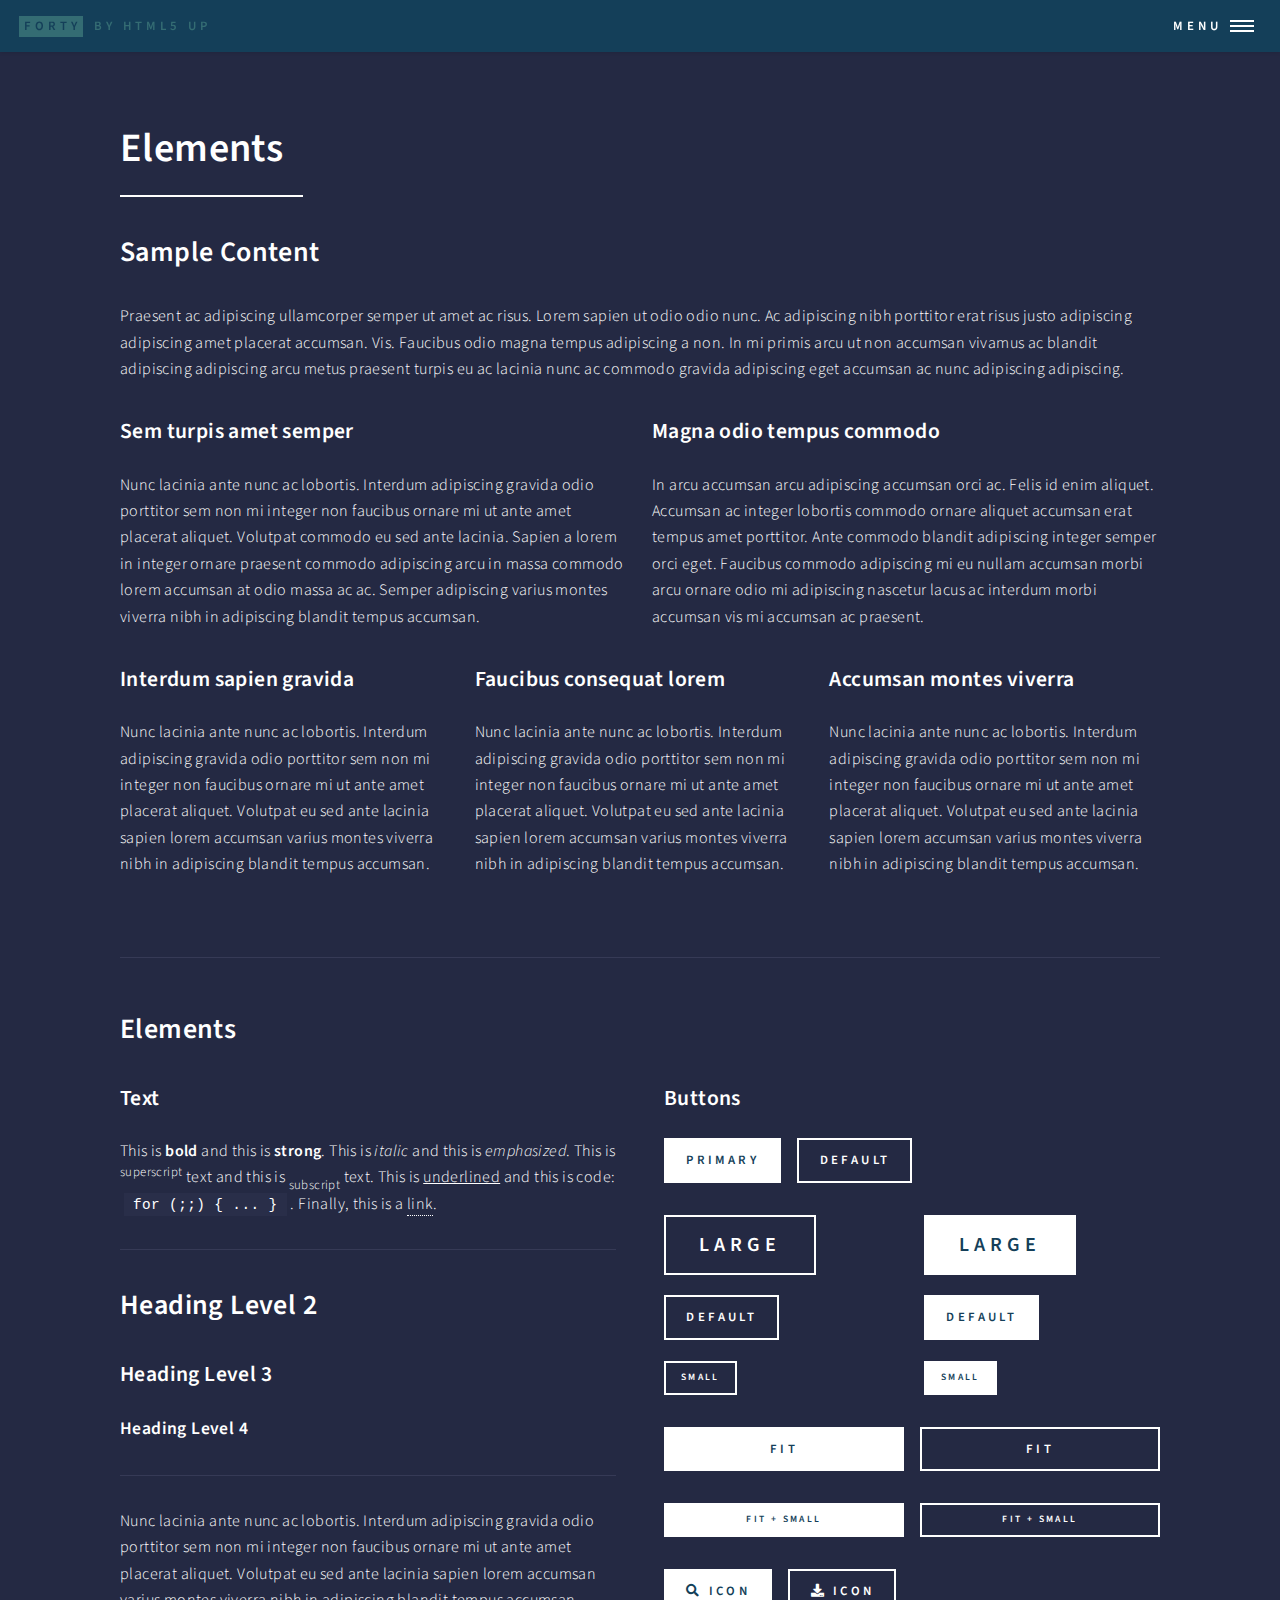
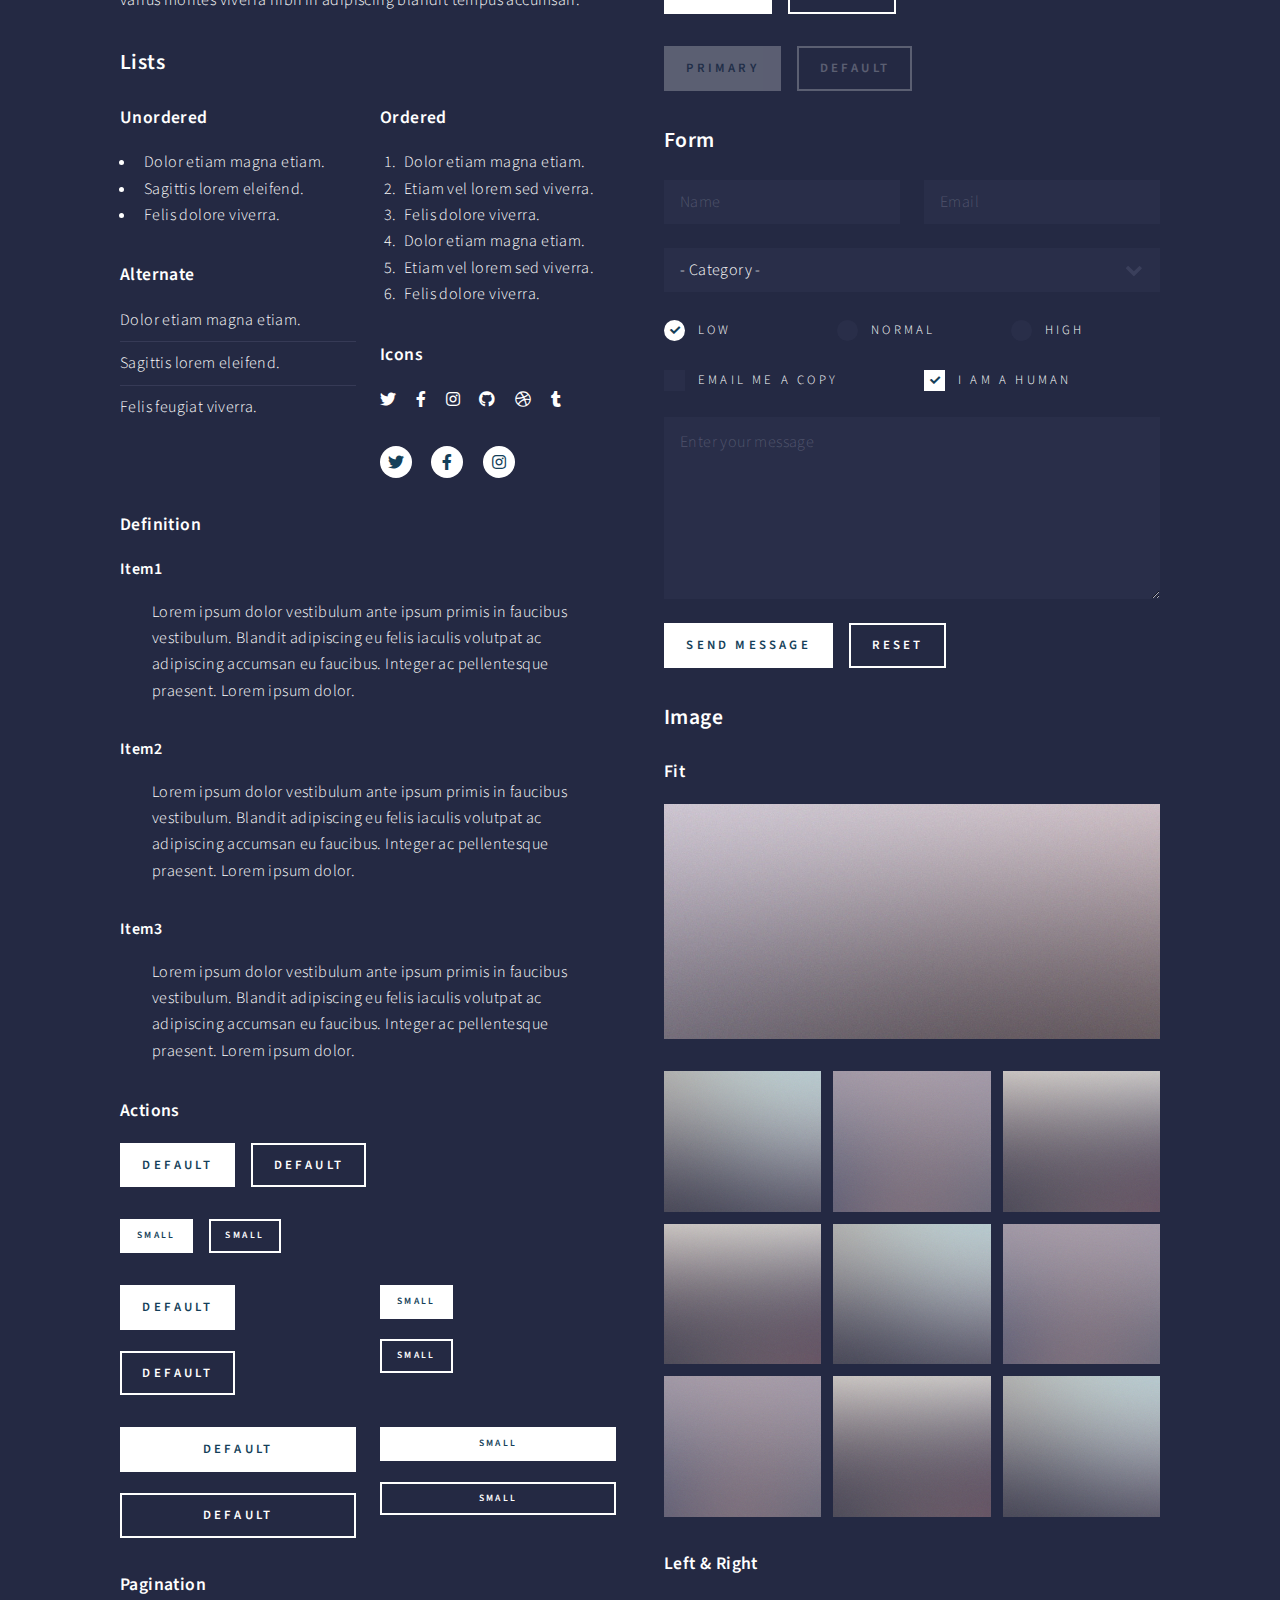
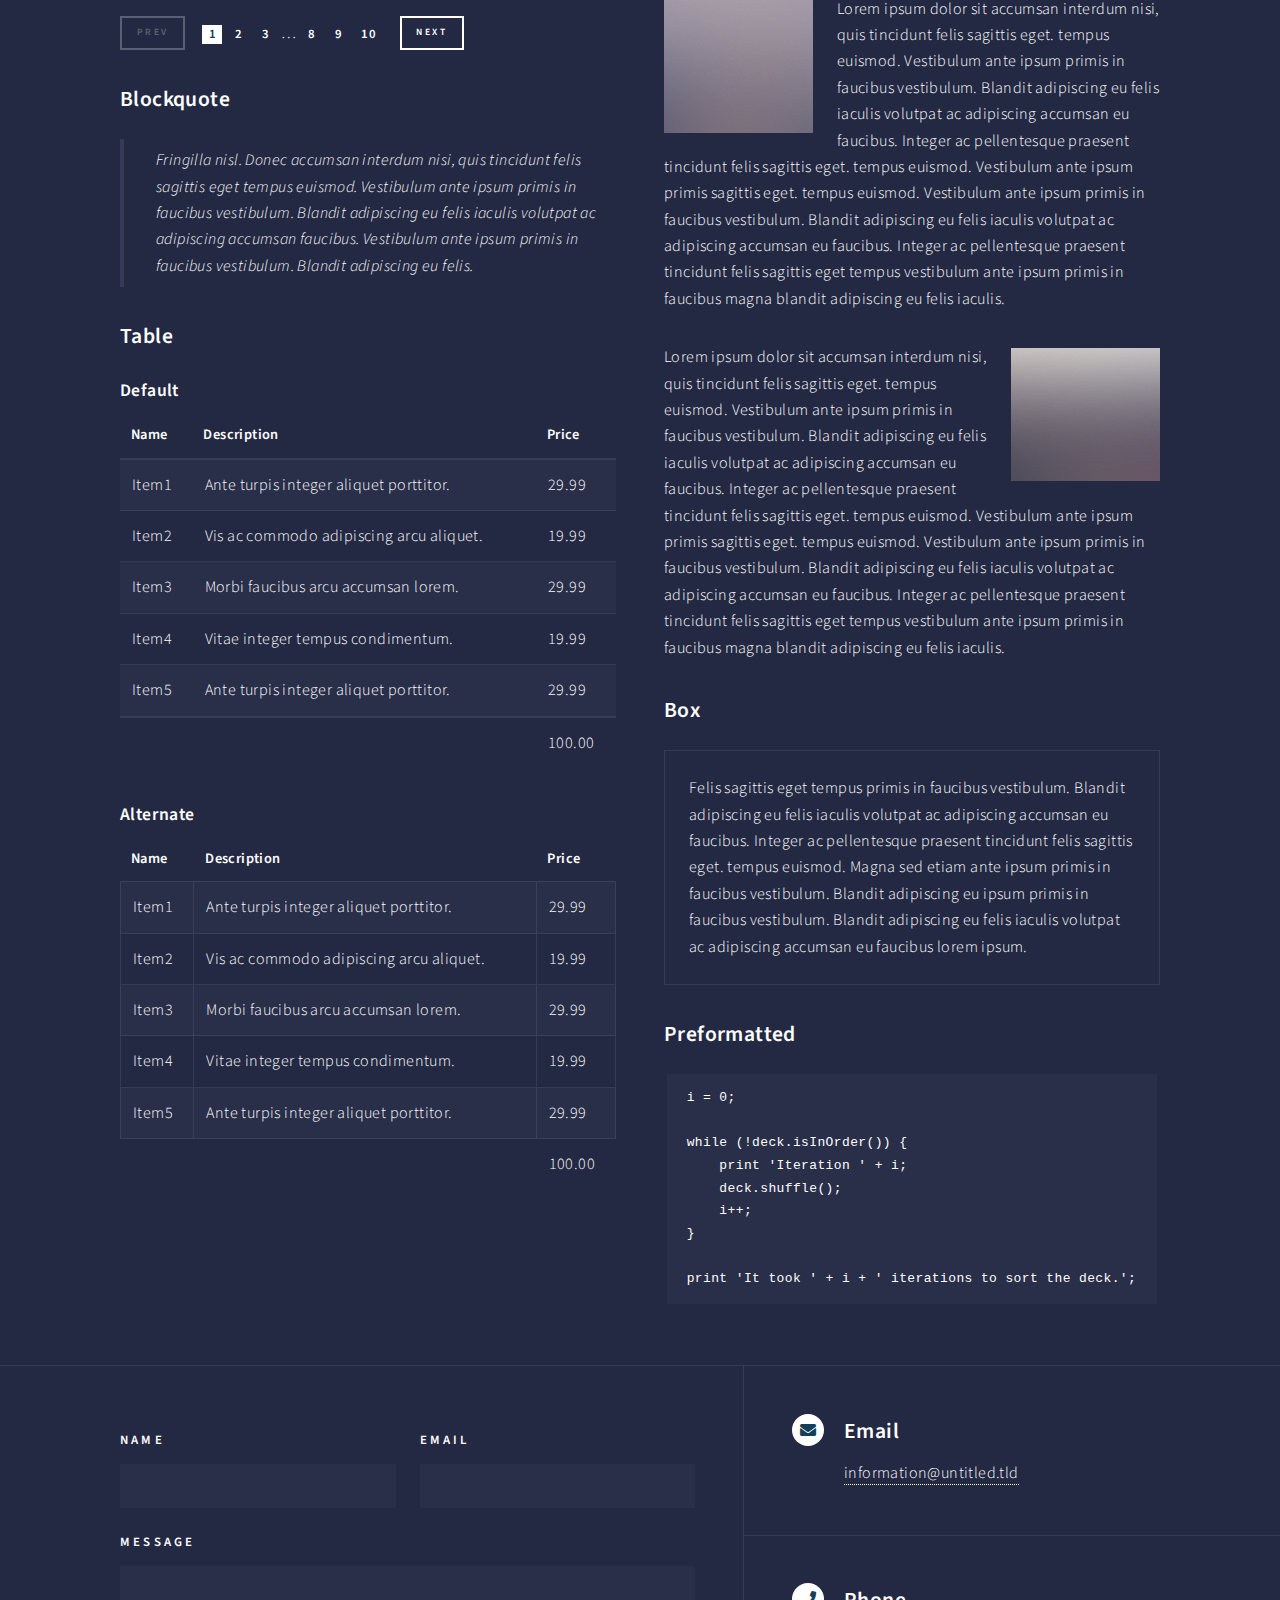
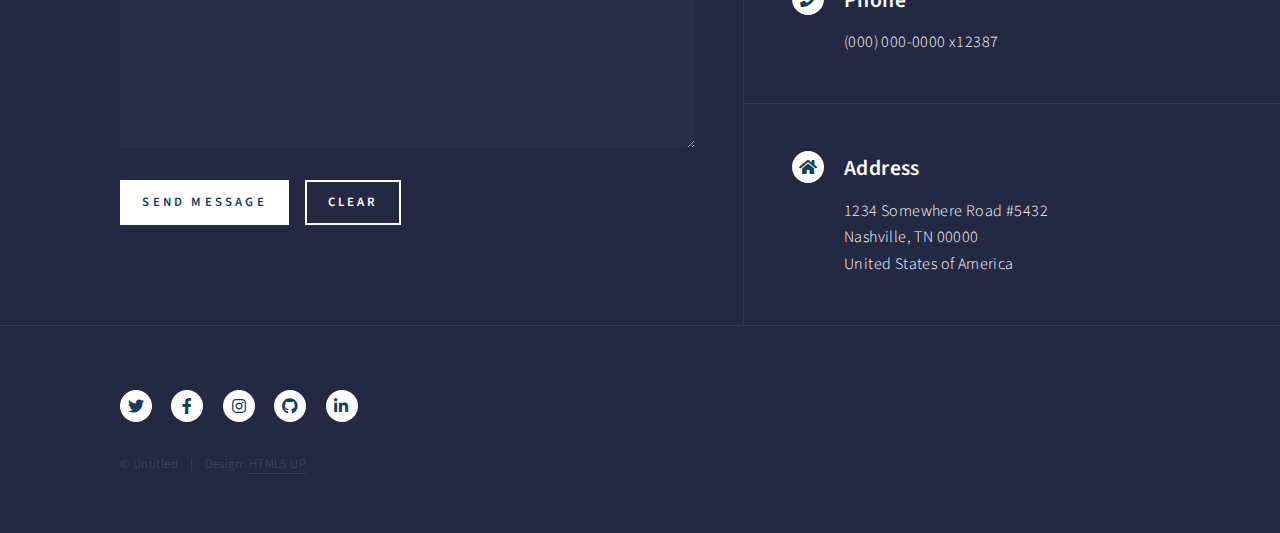
<file: elements.html>
<!DOCTYPE HTML>
<!--
	Forty by HTML5 UP
	html5up.net | @ajlkn
	Free for personal and commercial use under the CCA 3.0 license (html5up.net/license)
-->
<html>
	<head>
		<title>Elements - Forty by HTML5 UP</title>
		<meta charset="utf-8" />
		<meta name="viewport" content="width=device-width, initial-scale=1, user-scalable=no" />
		<link rel="stylesheet" href="assets/css/main.css" />
		<noscript><link rel="stylesheet" href="assets/css/noscript.css" /></noscript>
	</head>
	<body class="is-preload">

		<!-- Wrapper -->
			<div id="wrapper">

				<!-- Header -->
					<header id="header">
						<a href="index.html" class="logo"><strong>Forty</strong> <span>by HTML5 UP</span></a>
						<nav>
							<a href="#menu">Menu</a>
						</nav>
					</header>

				<!-- Menu -->
					<nav id="menu">
						<ul class="links">
							<li><a href="index.html">Home</a></li>
							<li><a href="landing.html">Landing</a></li>
							<li><a href="generic.html">Generic</a></li>
							<li><a href="elements.html">Elements</a></li>
						</ul>
						<ul class="actions stacked">
							<li><a href="#" class="button primary fit">Get Started</a></li>
							<li><a href="#" class="button fit">Log In</a></li>
						</ul>
					</nav>

				<!-- Main -->
					<div id="main" class="alt">

						<!-- One -->
							<section id="one">
								<div class="inner">
									<header class="major">
										<h1>Elements</h1>
									</header>

									<!-- Content -->
										<h2 id="content">Sample Content</h2>
										<p>Praesent ac adipiscing ullamcorper semper ut amet ac risus. Lorem sapien ut odio odio nunc. Ac adipiscing nibh porttitor erat risus justo adipiscing adipiscing amet placerat accumsan. Vis. Faucibus odio magna tempus adipiscing a non. In mi primis arcu ut non accumsan vivamus ac blandit adipiscing adipiscing arcu metus praesent turpis eu ac lacinia nunc ac commodo gravida adipiscing eget accumsan ac nunc adipiscing adipiscing.</p>
										<div class="row">
											<div class="col-6 col-12-small">
												<h3>Sem turpis amet semper</h3>
												<p>Nunc lacinia ante nunc ac lobortis. Interdum adipiscing gravida odio porttitor sem non mi integer non faucibus ornare mi ut ante amet placerat aliquet. Volutpat commodo eu sed ante lacinia. Sapien a lorem in integer ornare praesent commodo adipiscing arcu in massa commodo lorem accumsan at odio massa ac ac. Semper adipiscing varius montes viverra nibh in adipiscing blandit tempus accumsan.</p>
											</div>
											<div class="col-6 col-12-small">
												<h3>Magna odio tempus commodo</h3>
												<p>In arcu accumsan arcu adipiscing accumsan orci ac. Felis id enim aliquet. Accumsan ac integer lobortis commodo ornare aliquet accumsan erat tempus amet porttitor. Ante commodo blandit adipiscing integer semper orci eget. Faucibus commodo adipiscing mi eu nullam accumsan morbi arcu ornare odio mi adipiscing nascetur lacus ac interdum morbi accumsan vis mi accumsan ac praesent.</p>
											</div>
											<!-- Break -->
											<div class="col-4 col-12-medium">
												<h3>Interdum sapien gravida</h3>
												<p>Nunc lacinia ante nunc ac lobortis. Interdum adipiscing gravida odio porttitor sem non mi integer non faucibus ornare mi ut ante amet placerat aliquet. Volutpat eu sed ante lacinia sapien lorem accumsan varius montes viverra nibh in adipiscing blandit tempus accumsan.</p>
											</div>
											<div class="col-4 col-12-medium">
												<h3>Faucibus consequat lorem</h3>
												<p>Nunc lacinia ante nunc ac lobortis. Interdum adipiscing gravida odio porttitor sem non mi integer non faucibus ornare mi ut ante amet placerat aliquet. Volutpat eu sed ante lacinia sapien lorem accumsan varius montes viverra nibh in adipiscing blandit tempus accumsan.</p>
											</div>
											<div class="col-4 col-12-medium">
												<h3>Accumsan montes viverra</h3>
												<p>Nunc lacinia ante nunc ac lobortis. Interdum adipiscing gravida odio porttitor sem non mi integer non faucibus ornare mi ut ante amet placerat aliquet. Volutpat eu sed ante lacinia sapien lorem accumsan varius montes viverra nibh in adipiscing blandit tempus accumsan.</p>
											</div>
										</div>

									<hr class="major" />

									<!-- Elements -->
										<h2 id="elements">Elements</h2>
										<div class="row gtr-200">
											<div class="col-6 col-12-medium">

												<!-- Text stuff -->
													<h3>Text</h3>
													<p>This is <b>bold</b> and this is <strong>strong</strong>. This is <i>italic</i> and this is <em>emphasized</em>.
													This is <sup>superscript</sup> text and this is <sub>subscript</sub> text.
													This is <u>underlined</u> and this is code: <code>for (;;) { ... }</code>.
													Finally, this is a <a href="#">link</a>.</p>
													<hr />
													<h2>Heading Level 2</h2>
													<h3>Heading Level 3</h3>
													<h4>Heading Level 4</h4>
													<hr />
													<p>Nunc lacinia ante nunc ac lobortis. Interdum adipiscing gravida odio porttitor sem non mi integer non faucibus ornare mi ut ante amet placerat aliquet. Volutpat eu sed ante lacinia sapien lorem accumsan varius montes viverra nibh in adipiscing blandit tempus accumsan.</p>

												<!-- Lists -->
													<h3>Lists</h3>
													<div class="row">
														<div class="col-6 col-12-small">

															<h4>Unordered</h4>
															<ul>
																<li>Dolor etiam magna etiam.</li>
																<li>Sagittis lorem eleifend.</li>
																<li>Felis dolore viverra.</li>
															</ul>

															<h4>Alternate</h4>
															<ul class="alt">
																<li>Dolor etiam magna etiam.</li>
																<li>Sagittis lorem eleifend.</li>
																<li>Felis feugiat viverra.</li>
															</ul>

														</div>
														<div class="col-6 col-12-small">

															<h4>Ordered</h4>
															<ol>
																<li>Dolor etiam magna etiam.</li>
																<li>Etiam vel lorem sed viverra.</li>
																<li>Felis dolore viverra.</li>
																<li>Dolor etiam magna etiam.</li>
																<li>Etiam vel lorem sed viverra.</li>
																<li>Felis dolore viverra.</li>
															</ol>

															<h4>Icons</h4>
															<ul class="icons">
																<li><a href="#" class="icon brands fa-twitter"><span class="label">Twitter</span></a></li>
																<li><a href="#" class="icon brands fa-facebook-f"><span class="label">Facebook</span></a></li>
																<li><a href="#" class="icon brands fa-instagram"><span class="label">Instagram</span></a></li>
																<li><a href="#" class="icon brands fa-github"><span class="label">Github</span></a></li>
																<li><a href="#" class="icon brands fa-dribbble"><span class="label">Dribbble</span></a></li>
																<li><a href="#" class="icon brands fa-tumblr"><span class="label">Tumblr</span></a></li>
															</ul>
															<ul class="icons">
																<li><a href="#" class="icon brands alt fa-twitter"><span class="label">Twitter</span></a></li>
																<li><a href="#" class="icon brands alt fa-facebook-f"><span class="label">Facebook</span></a></li>
																<li><a href="#" class="icon brands alt fa-instagram"><span class="label">Instagram</span></a></li>
															</ul>

														</div>
													</div>
													<h4>Definition</h4>
													<dl>
														<dt>Item1</dt>
														<dd>
															<p>Lorem ipsum dolor vestibulum ante ipsum primis in faucibus vestibulum. Blandit adipiscing eu felis iaculis volutpat ac adipiscing accumsan eu faucibus. Integer ac pellentesque praesent. Lorem ipsum dolor.</p>
														</dd>
														<dt>Item2</dt>
														<dd>
															<p>Lorem ipsum dolor vestibulum ante ipsum primis in faucibus vestibulum. Blandit adipiscing eu felis iaculis volutpat ac adipiscing accumsan eu faucibus. Integer ac pellentesque praesent. Lorem ipsum dolor.</p>
														</dd>
														<dt>Item3</dt>
														<dd>
															<p>Lorem ipsum dolor vestibulum ante ipsum primis in faucibus vestibulum. Blandit adipiscing eu felis iaculis volutpat ac adipiscing accumsan eu faucibus. Integer ac pellentesque praesent. Lorem ipsum dolor.</p>
														</dd>
													</dl>

													<h4>Actions</h4>
													<ul class="actions">
														<li><a href="#" class="button primary">Default</a></li>
														<li><a href="#" class="button">Default</a></li>
													</ul>
													<ul class="actions small">
														<li><a href="#" class="button primary small">Small</a></li>
														<li><a href="#" class="button small">Small</a></li>
													</ul>
													<div class="row">
														<div class="col-6 col-12-small">
															<ul class="actions stacked">
																<li><a href="#" class="button primary">Default</a></li>
																<li><a href="#" class="button">Default</a></li>
															</ul>
														</div>
														<div class="col-6 col-12-small">
															<ul class="actions stacked">
																<li><a href="#" class="button primary small">Small</a></li>
																<li><a href="#" class="button small">Small</a></li>
															</ul>
														</div>
														<div class="col-6 col-12-small">
															<ul class="actions stacked">
																<li><a href="#" class="button primary fit">Default</a></li>
																<li><a href="#" class="button fit">Default</a></li>
															</ul>
														</div>
														<div class="col-6 col-12-small">
															<ul class="actions stacked">
																<li><a href="#" class="button primary small fit">Small</a></li>
																<li><a href="#" class="button small fit">Small</a></li>
															</ul>
														</div>
													</div>

													<h4>Pagination</h4>
													<ul class="pagination">
														<li><span class="button small disabled">Prev</span></li>
														<li><a href="#" class="page active">1</a></li>
														<li><a href="#" class="page">2</a></li>
														<li><a href="#" class="page">3</a></li>
														<li><span>&hellip;</span></li>
														<li><a href="#" class="page">8</a></li>
														<li><a href="#" class="page">9</a></li>
														<li><a href="#" class="page">10</a></li>
														<li><a href="#" class="button small">Next</a></li>
													</ul>

												<!-- Blockquote -->
													<h3>Blockquote</h3>
													<blockquote>Fringilla nisl. Donec accumsan interdum nisi, quis tincidunt felis sagittis eget tempus euismod. Vestibulum ante ipsum primis in faucibus vestibulum. Blandit adipiscing eu felis iaculis volutpat ac adipiscing accumsan faucibus. Vestibulum ante ipsum primis in faucibus vestibulum. Blandit adipiscing eu felis.</blockquote>

												<!-- Table -->
													<h3>Table</h3>

													<h4>Default</h4>
													<div class="table-wrapper">
														<table>
															<thead>
																<tr>
																	<th>Name</th>
																	<th>Description</th>
																	<th>Price</th>
																</tr>
															</thead>
															<tbody>
																<tr>
																	<td>Item1</td>
																	<td>Ante turpis integer aliquet porttitor.</td>
																	<td>29.99</td>
																</tr>
																<tr>
																	<td>Item2</td>
																	<td>Vis ac commodo adipiscing arcu aliquet.</td>
																	<td>19.99</td>
																</tr>
																<tr>
																	<td>Item3</td>
																	<td> Morbi faucibus arcu accumsan lorem.</td>
																	<td>29.99</td>
																</tr>
																<tr>
																	<td>Item4</td>
																	<td>Vitae integer tempus condimentum.</td>
																	<td>19.99</td>
																</tr>
																<tr>
																	<td>Item5</td>
																	<td>Ante turpis integer aliquet porttitor.</td>
																	<td>29.99</td>
																</tr>
															</tbody>
															<tfoot>
																<tr>
																	<td colspan="2"></td>
																	<td>100.00</td>
																</tr>
															</tfoot>
														</table>
													</div>

													<h4>Alternate</h4>
													<div class="table-wrapper">
														<table class="alt">
															<thead>
																<tr>
																	<th>Name</th>
																	<th>Description</th>
																	<th>Price</th>
																</tr>
															</thead>
															<tbody>
																<tr>
																	<td>Item1</td>
																	<td>Ante turpis integer aliquet porttitor.</td>
																	<td>29.99</td>
																</tr>
																<tr>
																	<td>Item2</td>
																	<td>Vis ac commodo adipiscing arcu aliquet.</td>
																	<td>19.99</td>
																</tr>
																<tr>
																	<td>Item3</td>
																	<td> Morbi faucibus arcu accumsan lorem.</td>
																	<td>29.99</td>
																</tr>
																<tr>
																	<td>Item4</td>
																	<td>Vitae integer tempus condimentum.</td>
																	<td>19.99</td>
																</tr>
																<tr>
																	<td>Item5</td>
																	<td>Ante turpis integer aliquet porttitor.</td>
																	<td>29.99</td>
																</tr>
															</tbody>
															<tfoot>
																<tr>
																	<td colspan="2"></td>
																	<td>100.00</td>
																</tr>
															</tfoot>
														</table>
													</div>

											</div>
											<div class="col-6 col-12-medium">

												<!-- Buttons -->
													<h3>Buttons</h3>
													<ul class="actions">
														<li><a href="#" class="button primary">Primary</a></li>
														<li><a href="#" class="button">Default</a></li>
													</ul>
													<div class="row">
														<div class="col-6 col-12-xsmall">
															<ul class="actions stacked">
																<li><a href="#" class="button large">Large</a></li>
																<li><a href="#" class="button">Default</a></li>
																<li><a href="#" class="button small">Small</a></li>
															</ul>
														</div>
														<div class="col-6 col-12-xsmall">
															<ul class="actions stacked">
																<li><a href="#" class="button primary large">Large</a></li>
																<li><a href="#" class="button primary">Default</a></li>
																<li><a href="#" class="button primary small">Small</a></li>
															</ul>
														</div>
													</div>
													<ul class="actions fit">
														<li><a href="#" class="button primary fit">Fit</a></li>
														<li><a href="#" class="button fit">Fit</a></li>
													</ul>
													<ul class="actions fit small">
														<li><a href="#" class="button primary fit small">Fit + Small</a></li>
														<li><a href="#" class="button fit small">Fit + Small</a></li>
													</ul>
													<ul class="actions">
														<li><a href="#" class="button primary icon solid fa-search">Icon</a></li>
														<li><a href="#" class="button icon solid fa-download">Icon</a></li>
													</ul>
													<ul class="actions">
														<li><span class="button primary disabled">Primary</span></li>
														<li><span class="button disabled">Default</span></li>
													</ul>

												<!-- Form -->
													<h3>Form</h3>

													<form method="post" action="#">
														<div class="row gtr-uniform">
															<div class="col-6 col-12-xsmall">
																<input type="text" name="demo-name" id="demo-name" value="" placeholder="Name" />
															</div>
															<div class="col-6 col-12-xsmall">
																<input type="email" name="demo-email" id="demo-email" value="" placeholder="Email" />
															</div>
															<!-- Break -->
															<div class="col-12">
																<select name="demo-category" id="demo-category">
																	<option value="">- Category -</option>
																	<option value="1">Manufacturing</option>
																	<option value="1">Shipping</option>
																	<option value="1">Administration</option>
																	<option value="1">Human Resources</option>
																</select>
															</div>
															<!-- Break -->
															<div class="col-4 col-12-small">
																<input type="radio" id="demo-priority-low" name="demo-priority" checked>
																<label for="demo-priority-low">Low</label>
															</div>
															<div class="col-4 col-12-small">
																<input type="radio" id="demo-priority-normal" name="demo-priority">
																<label for="demo-priority-normal">Normal</label>
															</div>
															<div class="col-4 col-12-small">
																<input type="radio" id="demo-priority-high" name="demo-priority">
																<label for="demo-priority-high">High</label>
															</div>
															<!-- Break -->
															<div class="col-6 col-12-small">
																<input type="checkbox" id="demo-copy" name="demo-copy">
																<label for="demo-copy">Email me a copy</label>
															</div>
															<div class="col-6 col-12-small">
																<input type="checkbox" id="demo-human" name="demo-human" checked>
																<label for="demo-human">I am a human</label>
															</div>
															<!-- Break -->
															<div class="col-12">
																<textarea name="demo-message" id="demo-message" placeholder="Enter your message" rows="6"></textarea>
															</div>
															<!-- Break -->
															<div class="col-12">
																<ul class="actions">
																	<li><input type="submit" value="Send Message" class="primary" /></li>
																	<li><input type="reset" value="Reset" /></li>
																</ul>
															</div>
														</div>
													</form>

												<!-- Image -->
													<h3>Image</h3>

													<h4>Fit</h4>
													<span class="image fit"><img src="images/pic03.jpg" alt="" /></span>
													<div class="box alt">
														<div class="row gtr-50 gtr-uniform">
															<div class="col-4"><span class="image fit"><img src="images/pic08.jpg" alt="" /></span></div>
															<div class="col-4"><span class="image fit"><img src="images/pic09.jpg" alt="" /></span></div>
															<div class="col-4"><span class="image fit"><img src="images/pic10.jpg" alt="" /></span></div>
															<!-- Break -->
															<div class="col-4"><span class="image fit"><img src="images/pic10.jpg" alt="" /></span></div>
															<div class="col-4"><span class="image fit"><img src="images/pic08.jpg" alt="" /></span></div>
															<div class="col-4"><span class="image fit"><img src="images/pic09.jpg" alt="" /></span></div>
															<!-- Break -->
															<div class="col-4"><span class="image fit"><img src="images/pic09.jpg" alt="" /></span></div>
															<div class="col-4"><span class="image fit"><img src="images/pic10.jpg" alt="" /></span></div>
															<div class="col-4"><span class="image fit"><img src="images/pic08.jpg" alt="" /></span></div>
														</div>
													</div>

													<h4>Left &amp; Right</h4>
													<p><span class="image left"><img src="images/pic09.jpg" alt="" /></span>Lorem ipsum dolor sit accumsan interdum nisi, quis tincidunt felis sagittis eget. tempus euismod. Vestibulum ante ipsum primis in faucibus vestibulum. Blandit adipiscing eu felis iaculis volutpat ac adipiscing accumsan eu faucibus. Integer ac pellentesque praesent tincidunt felis sagittis eget. tempus euismod. Vestibulum ante ipsum primis sagittis eget. tempus euismod. Vestibulum ante ipsum primis in faucibus vestibulum. Blandit adipiscing eu felis iaculis volutpat ac adipiscing accumsan eu faucibus. Integer ac pellentesque praesent tincidunt felis sagittis eget tempus vestibulum ante ipsum primis in faucibus magna blandit adipiscing eu felis iaculis.</p>
													<p><span class="image right"><img src="images/pic10.jpg" alt="" /></span>Lorem ipsum dolor sit accumsan interdum nisi, quis tincidunt felis sagittis eget. tempus euismod. Vestibulum ante ipsum primis in faucibus vestibulum. Blandit adipiscing eu felis iaculis volutpat ac adipiscing accumsan eu faucibus. Integer ac pellentesque praesent tincidunt felis sagittis eget. tempus euismod. Vestibulum ante ipsum primis sagittis eget. tempus euismod. Vestibulum ante ipsum primis in faucibus vestibulum. Blandit adipiscing eu felis iaculis volutpat ac adipiscing accumsan eu faucibus. Integer ac pellentesque praesent tincidunt felis sagittis eget tempus vestibulum ante ipsum primis in faucibus magna blandit adipiscing eu felis iaculis.</p>

												<!-- Box -->
													<h3>Box</h3>
													<div class="box">
														<p>Felis sagittis eget tempus primis in faucibus vestibulum. Blandit adipiscing eu felis iaculis volutpat ac adipiscing accumsan eu faucibus. Integer ac pellentesque praesent tincidunt felis sagittis eget. tempus euismod. Magna sed etiam ante ipsum primis in faucibus vestibulum. Blandit adipiscing eu ipsum primis in faucibus vestibulum. Blandit adipiscing eu felis iaculis volutpat ac adipiscing accumsan eu faucibus lorem ipsum.</p>
													</div>

												<!-- Preformatted Code -->
													<h3>Preformatted</h3>
													<pre><code>i = 0;

while (!deck.isInOrder()) {
    print 'Iteration ' + i;
    deck.shuffle();
    i++;
}

print 'It took ' + i + ' iterations to sort the deck.';
</code></pre>

											</div>
										</div>

								</div>
							</section>

					</div>

				<!-- Contact -->
					<section id="contact">
						<div class="inner">
							<section>
								<form method="post" action="#">
									<div class="fields">
										<div class="field half">
											<label for="name">Name</label>
											<input type="text" name="name" id="name" />
										</div>
										<div class="field half">
											<label for="email">Email</label>
											<input type="text" name="email" id="email" />
										</div>
										<div class="field">
											<label for="message">Message</label>
											<textarea name="message" id="message" rows="6"></textarea>
										</div>
									</div>
									<ul class="actions">
										<li><input type="submit" value="Send Message" class="primary" /></li>
										<li><input type="reset" value="Clear" /></li>
									</ul>
								</form>
							</section>
							<section class="split">
								<section>
									<div class="contact-method">
										<span class="icon solid alt fa-envelope"></span>
										<h3>Email</h3>
										<a href="#">information@untitled.tld</a>
									</div>
								</section>
								<section>
									<div class="contact-method">
										<span class="icon solid alt fa-phone"></span>
										<h3>Phone</h3>
										<span>(000) 000-0000 x12387</span>
									</div>
								</section>
								<section>
									<div class="contact-method">
										<span class="icon solid alt fa-home"></span>
										<h3>Address</h3>
										<span>1234 Somewhere Road #5432<br />
										Nashville, TN 00000<br />
										United States of America</span>
									</div>
								</section>
							</section>
						</div>
					</section>

				<!-- Footer -->
					<footer id="footer">
						<div class="inner">
							<ul class="icons">
								<li><a href="#" class="icon brands alt fa-twitter"><span class="label">Twitter</span></a></li>
								<li><a href="#" class="icon brands alt fa-facebook-f"><span class="label">Facebook</span></a></li>
								<li><a href="#" class="icon brands alt fa-instagram"><span class="label">Instagram</span></a></li>
								<li><a href="#" class="icon brands alt fa-github"><span class="label">GitHub</span></a></li>
								<li><a href="#" class="icon brands alt fa-linkedin-in"><span class="label">LinkedIn</span></a></li>
							</ul>
							<ul class="copyright">
								<li>&copy; Untitled</li><li>Design: <a href="https://html5up.net">HTML5 UP</a></li>
							</ul>
						</div>
					</footer>

			</div>

		<!-- Scripts -->
			<script src="assets/js/jquery.min.js"></script>
			<script src="assets/js/jquery.scrolly.min.js"></script>
			<script src="assets/js/jquery.scrollex.min.js"></script>
			<script src="assets/js/browser.min.js"></script>
			<script src="assets/js/breakpoints.min.js"></script>
			<script src="assets/js/util.js"></script>
			<script src="assets/js/main.js"></script>

	</body>
</html>
</file>
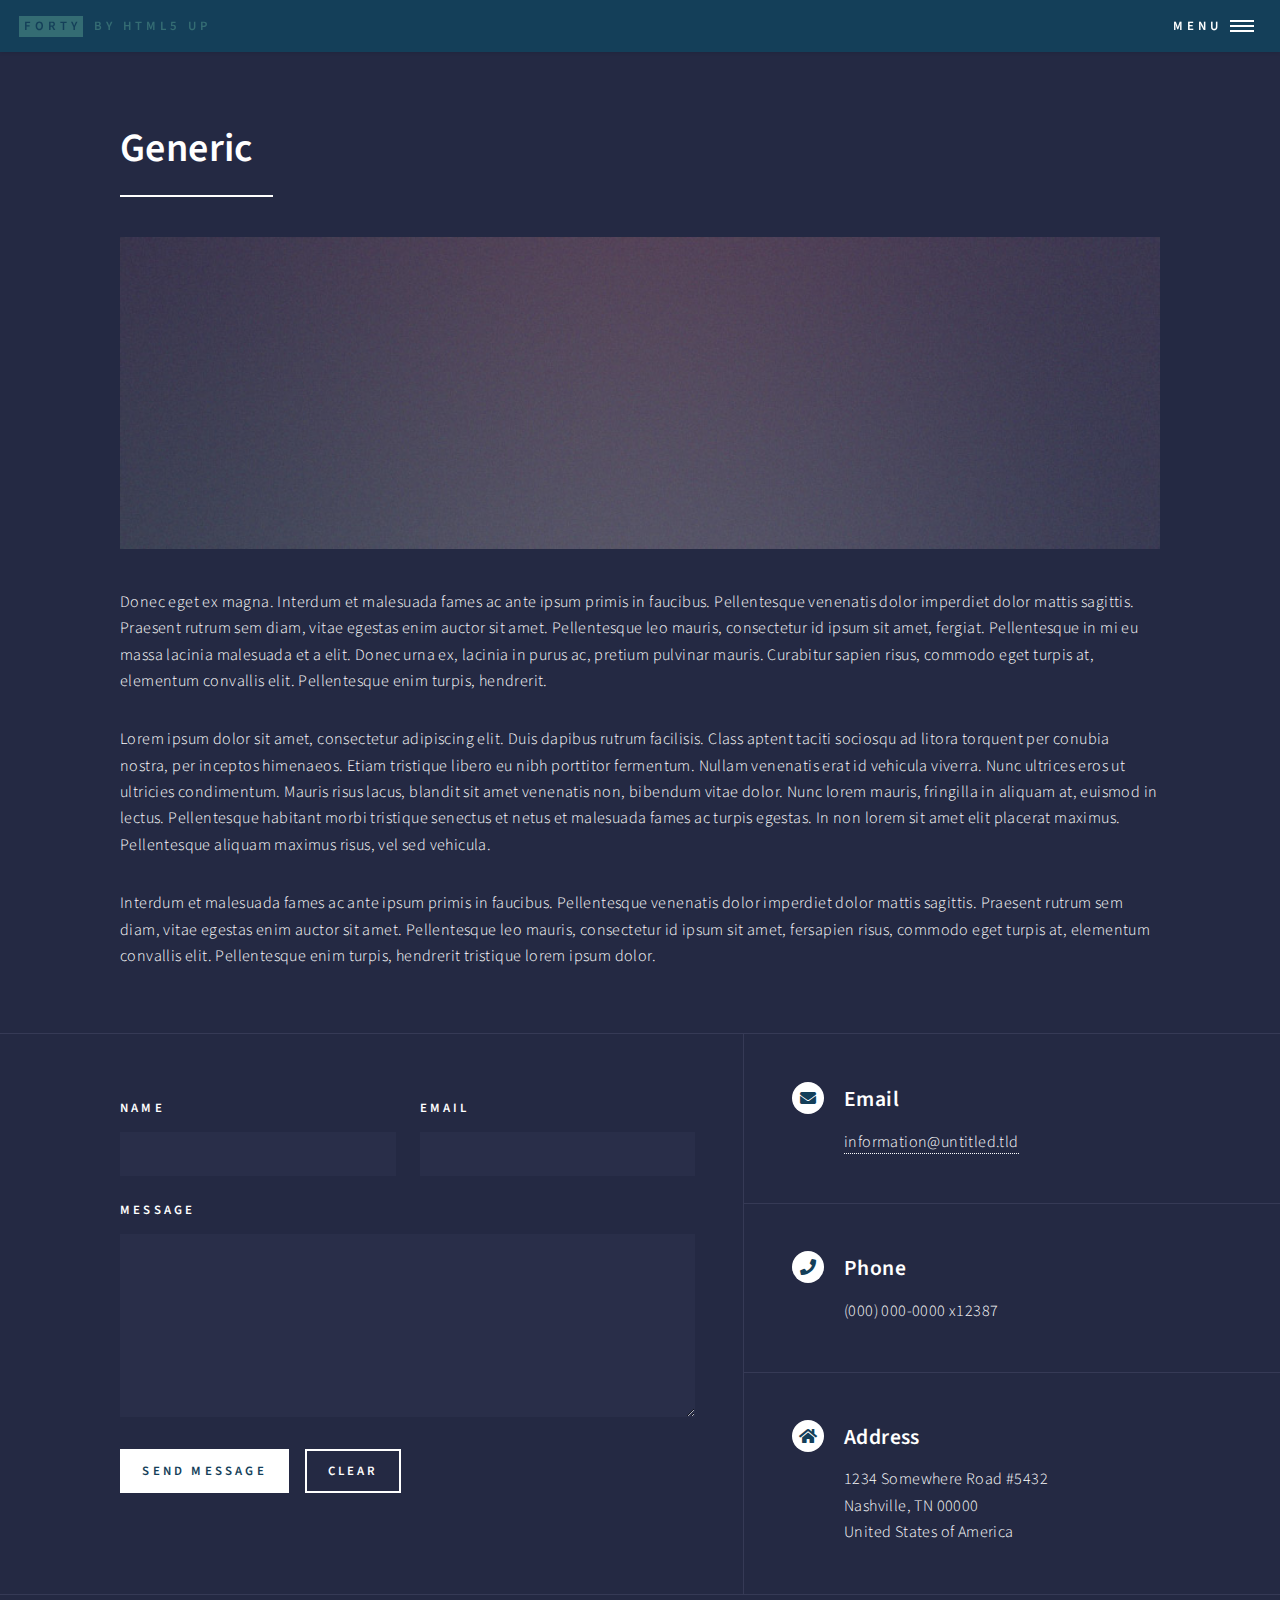
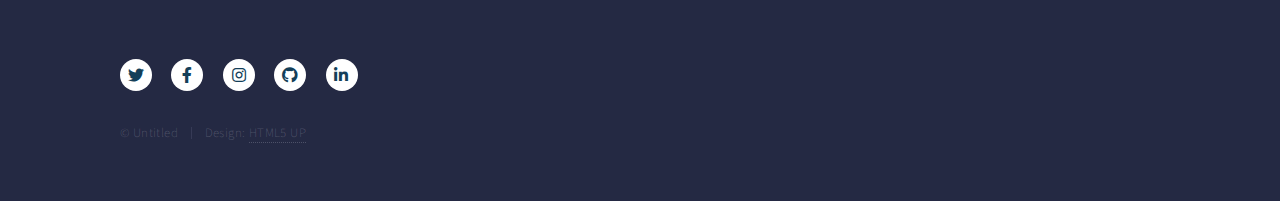
<file: generic.html>
<!DOCTYPE HTML>
<!--
	Forty by HTML5 UP
	html5up.net | @ajlkn
	Free for personal and commercial use under the CCA 3.0 license (html5up.net/license)
-->
<html>
	<head>
		<title>Generic - Forty by HTML5 UP</title>
		<meta charset="utf-8" />
		<meta name="viewport" content="width=device-width, initial-scale=1, user-scalable=no" />
		<link rel="stylesheet" href="assets/css/main.css" />
		<noscript><link rel="stylesheet" href="assets/css/noscript.css" /></noscript>
	</head>
	<body class="is-preload">

		<!-- Wrapper -->
			<div id="wrapper">

				<!-- Header -->
					<header id="header">
						<a href="index.html" class="logo"><strong>Forty</strong> <span>by HTML5 UP</span></a>
						<nav>
							<a href="#menu">Menu</a>
						</nav>
					</header>

				<!-- Menu -->
					<nav id="menu">
						<ul class="links">
							<li><a href="index.html">Home</a></li>
							<li><a href="landing.html">Landing</a></li>
							<li><a href="generic.html">Generic</a></li>
							<li><a href="elements.html">Elements</a></li>
						</ul>
						<ul class="actions stacked">
							<li><a href="#" class="button primary fit">Get Started</a></li>
							<li><a href="#" class="button fit">Log In</a></li>
						</ul>
					</nav>

				<!-- Main -->
					<div id="main" class="alt">

						<!-- One -->
							<section id="one">
								<div class="inner">
									<header class="major">
										<h1>Generic</h1>
									</header>
									<span class="image main"><img src="images/pic11.jpg" alt="" /></span>
									<p>Donec eget ex magna. Interdum et malesuada fames ac ante ipsum primis in faucibus. Pellentesque venenatis dolor imperdiet dolor mattis sagittis. Praesent rutrum sem diam, vitae egestas enim auctor sit amet. Pellentesque leo mauris, consectetur id ipsum sit amet, fergiat. Pellentesque in mi eu massa lacinia malesuada et a elit. Donec urna ex, lacinia in purus ac, pretium pulvinar mauris. Curabitur sapien risus, commodo eget turpis at, elementum convallis elit. Pellentesque enim turpis, hendrerit.</p>
									<p>Lorem ipsum dolor sit amet, consectetur adipiscing elit. Duis dapibus rutrum facilisis. Class aptent taciti sociosqu ad litora torquent per conubia nostra, per inceptos himenaeos. Etiam tristique libero eu nibh porttitor fermentum. Nullam venenatis erat id vehicula viverra. Nunc ultrices eros ut ultricies condimentum. Mauris risus lacus, blandit sit amet venenatis non, bibendum vitae dolor. Nunc lorem mauris, fringilla in aliquam at, euismod in lectus. Pellentesque habitant morbi tristique senectus et netus et malesuada fames ac turpis egestas. In non lorem sit amet elit placerat maximus. Pellentesque aliquam maximus risus, vel sed vehicula.</p>
									<p>Interdum et malesuada fames ac ante ipsum primis in faucibus. Pellentesque venenatis dolor imperdiet dolor mattis sagittis. Praesent rutrum sem diam, vitae egestas enim auctor sit amet. Pellentesque leo mauris, consectetur id ipsum sit amet, fersapien risus, commodo eget turpis at, elementum convallis elit. Pellentesque enim turpis, hendrerit tristique lorem ipsum dolor.</p>
								</div>
							</section>

					</div>

				<!-- Contact -->
					<section id="contact">
						<div class="inner">
							<section>
								<form method="post" action="#">
									<div class="fields">
										<div class="field half">
											<label for="name">Name</label>
											<input type="text" name="name" id="name" />
										</div>
										<div class="field half">
											<label for="email">Email</label>
											<input type="text" name="email" id="email" />
										</div>
										<div class="field">
											<label for="message">Message</label>
											<textarea name="message" id="message" rows="6"></textarea>
										</div>
									</div>
									<ul class="actions">
										<li><input type="submit" value="Send Message" class="primary" /></li>
										<li><input type="reset" value="Clear" /></li>
									</ul>
								</form>
							</section>
							<section class="split">
								<section>
									<div class="contact-method">
										<span class="icon solid alt fa-envelope"></span>
										<h3>Email</h3>
										<a href="#">information@untitled.tld</a>
									</div>
								</section>
								<section>
									<div class="contact-method">
										<span class="icon solid alt fa-phone"></span>
										<h3>Phone</h3>
										<span>(000) 000-0000 x12387</span>
									</div>
								</section>
								<section>
									<div class="contact-method">
										<span class="icon solid alt fa-home"></span>
										<h3>Address</h3>
										<span>1234 Somewhere Road #5432<br />
										Nashville, TN 00000<br />
										United States of America</span>
									</div>
								</section>
							</section>
						</div>
					</section>

				<!-- Footer -->
					<footer id="footer">
						<div class="inner">
							<ul class="icons">
								<li><a href="#" class="icon brands alt fa-twitter"><span class="label">Twitter</span></a></li>
								<li><a href="#" class="icon brands alt fa-facebook-f"><span class="label">Facebook</span></a></li>
								<li><a href="#" class="icon brands alt fa-instagram"><span class="label">Instagram</span></a></li>
								<li><a href="#" class="icon brands alt fa-github"><span class="label">GitHub</span></a></li>
								<li><a href="#" class="icon brands alt fa-linkedin-in"><span class="label">LinkedIn</span></a></li>
							</ul>
							<ul class="copyright">
								<li>&copy; Untitled</li><li>Design: <a href="https://html5up.net">HTML5 UP</a></li>
							</ul>
						</div>
					</footer>

			</div>

		<!-- Scripts -->
			<script src="assets/js/jquery.min.js"></script>
			<script src="assets/js/jquery.scrolly.min.js"></script>
			<script src="assets/js/jquery.scrollex.min.js"></script>
			<script src="assets/js/browser.min.js"></script>
			<script src="assets/js/breakpoints.min.js"></script>
			<script src="assets/js/util.js"></script>
			<script src="assets/js/main.js"></script>

	</body>
</html>
</file>
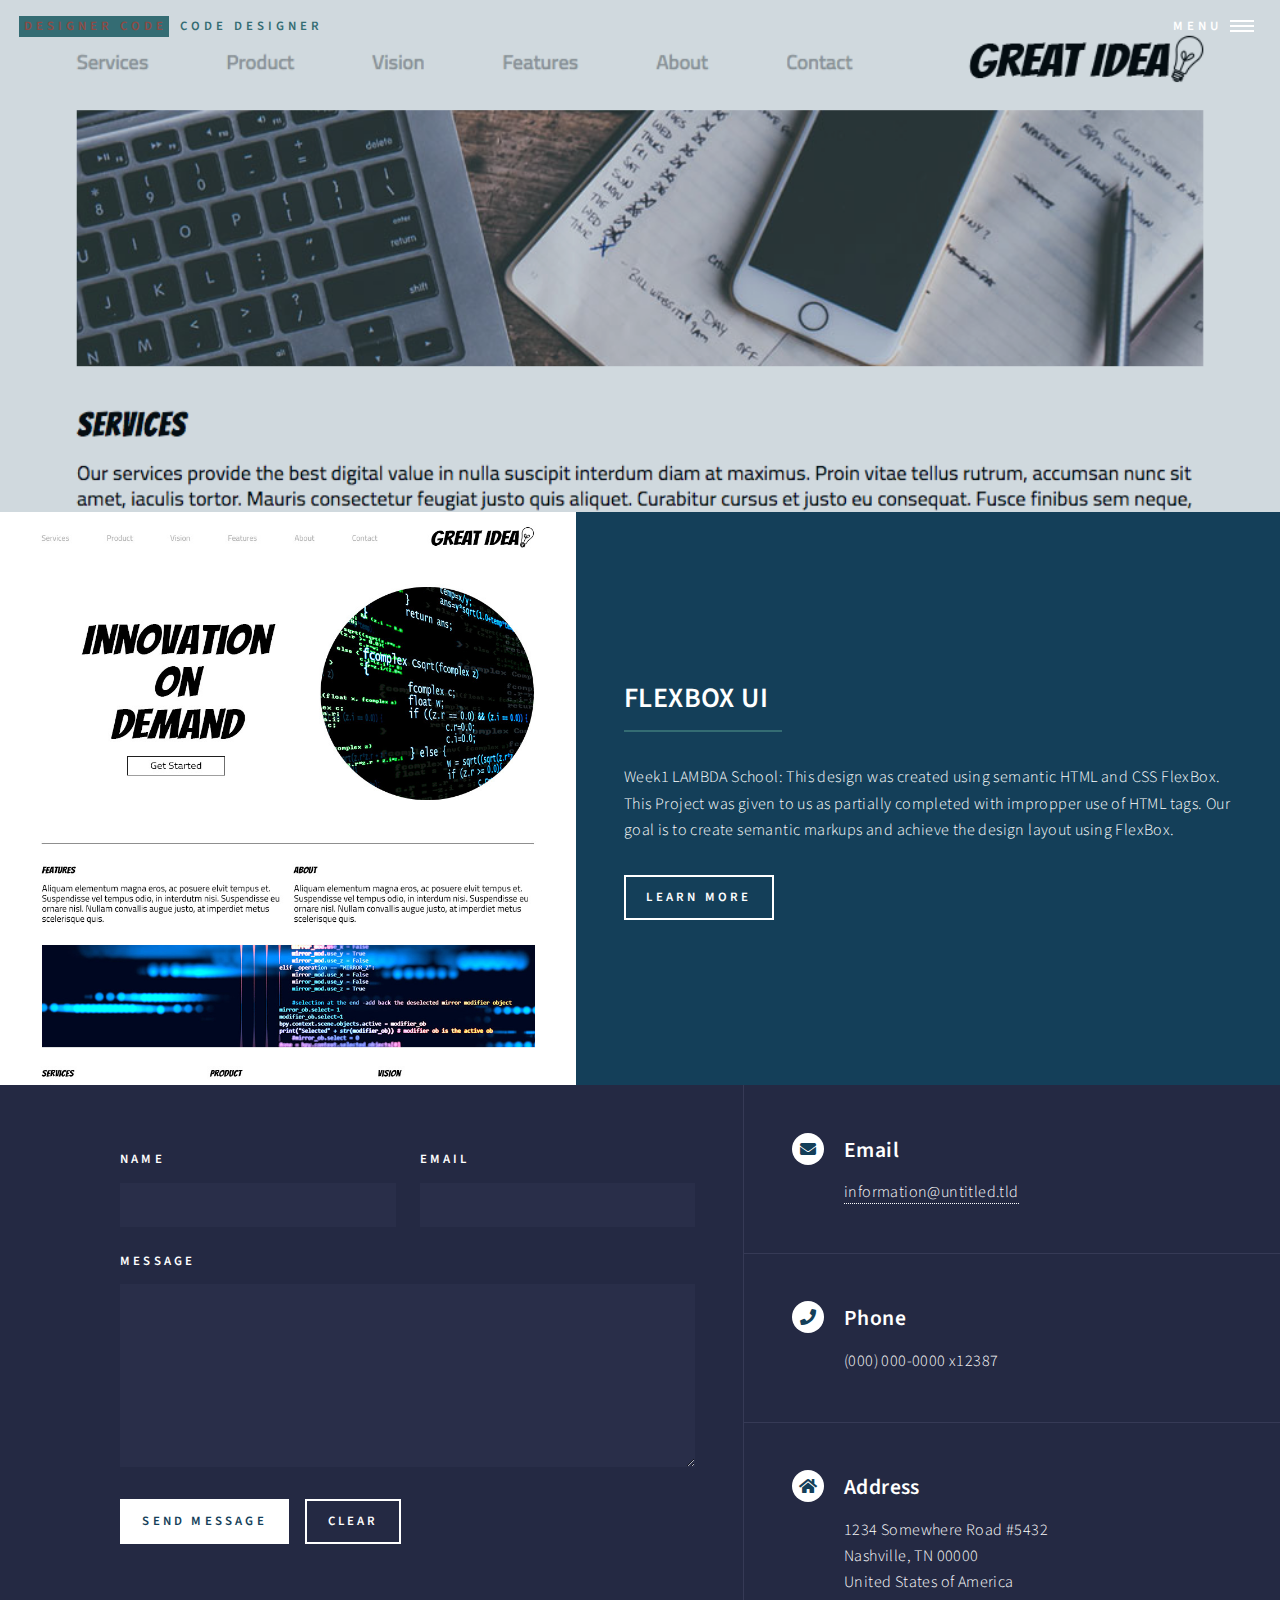
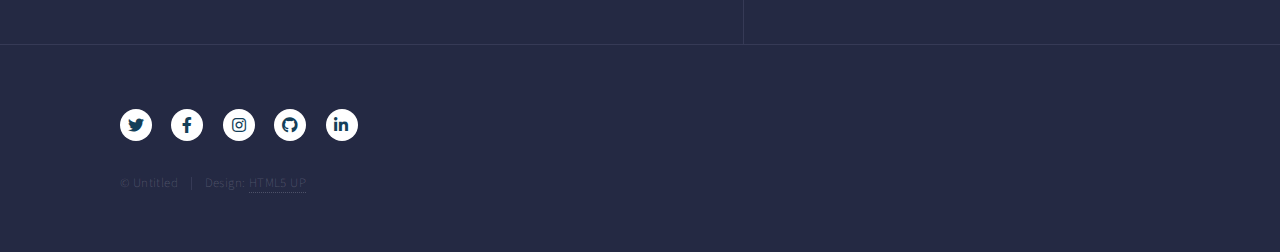
<file: landing.html>
<!DOCTYPE HTML>
<!--
	Forty by HTML5 UP
	html5up.net | @ajlkn
	Free for personal and commercial use under the CCA 3.0 license (html5up.net/license)
-->
<html>
	<head>
		<title>PROJECT1 - DESIGNER CODE | CODE DESIGNER</title>
		<meta charset="utf-8" />
		<meta name="viewport" content="width=device-width, initial-scale=1, user-scalable=no" />
		<link rel="stylesheet" href="assets/css/main.css" />
		<link rel="stylesheet" href="assets/css/custom.css" />
		<noscript><link rel="stylesheet" href="assets/css/noscript.css" /></noscript>
	</head>
	<body class="is-preload">

		<!-- Wrapper -->
			<div id="wrapper">

				<!-- Header -->
				<!-- Note: The "styleN" class below should match that of the banner element. -->
					<header id="header" class="alt style2">
						<a href="index.html" class="logo"><strong>DESIGNER CODE</strong> <span>CODE DESIGNER</span></a>
						<nav>
							<a href="#menu">Menu</a>
						</nav>
					</header>

				<!-- Menu -->
					<nav id="menu">
						<ul class="links">
							<li><a href="index.html">Home</a></li>
							<li><a href="landing.html">Design</a></li>
							<li><a href="generic.html">Code</a></li>
							<li><a href="elements.html">About</a></li>
						</ul>
						<ul class="actions stacked">
							<li><a href="#" class="button primary fit">Get Started</a></li>
							<li><a href="#" class="button fit">Log In</a></li>
						</ul>
					</nav>

				<!-- Banner -->
				<!-- Note: The "styleN" class below should match that of the header element. -->
					<section id="banner" class="style2">
						<div class="inner">
							<span class="image">
								<img src="images/project1img.png" alt="" />
							</span>
							<!-- <header class="major">
								<h1>PROJECT1</h1>
							</header> -->
							<!-- <div class="content">
								<p>Lorem ipsum dolor sit amet nullam consequat<br />
								sed veroeros. tempus adipiscing nulla.</p>
							</div> -->
						</div>
					</section>

				<!-- Main -->
					<div id="main">

						<!-- One -->
							<!-- <section id="one">
								<div class="inner">
									<header class="major">
										<h2>FLEXBOX UI</h2>
									</header>
									<p>Week1 LAMBDA School: This design was created using semantic HTML and CSS FlexBox.  This Project was given to us as partially completed with impropper use of HTML tags.  Our goal is to create semantic markups and achieve the design layout using FlexBox.</p>
								</div>
							</section> -->

						<!-- Two -->
							<section id="two" class="spotlights">
								<section>
									<a href="#" class="image">
										<img src="images/greatidea.jpg" alt="" data-position="center center" />
									</a>
									<div class="content">
										<div class="inner">
											<header class="major">
												<h2>FLEXBOX UI</h2>
											</header>
											<p>Week1 LAMBDA School: This design was created using semantic HTML and CSS FlexBox.  This Project was given to us as partially completed with impropper use of HTML tags.  Our goal is to create semantic markups and achieve the design layout using FlexBox.</p>
											<ul class="actions">
												<li><a href="#" class="button">Learn more</a></li>
											</ul>
										</div>
									</div>
								</section>
								<!-- <section>
									<a href="generic.html" class="image">
										<img src="images/pic09.jpg" alt="" data-position="top center" />
									</a>
									<div class="content">
										<div class="inner">
											<header class="major">
												<h3>Rhoncus magna</h3>
											</header>
											<p>Nullam et orci eu lorem consequat tincidunt vivamus et sagittis magna sed nunc rhoncus condimentum sem. In efficitur ligula tate urna. Maecenas massa sed magna lacinia magna pellentesque lorem ipsum dolor. Nullam et orci eu lorem consequat tincidunt. Vivamus et sagittis tempus.</p>
											<ul class="actions">
												<li><a href="generic.html" class="button">Learn more</a></li>
											</ul>
										</div>
									</div>
								</section>
								<section>
									<a href="generic.html" class="image">
										<img src="images/pic10.jpg" alt="" data-position="25% 25%" />
									</a>
									<div class="content">
										<div class="inner">
											<header class="major">
												<h3>Sed nunc ligula</h3>
											</header>
											<p>Nullam et orci eu lorem consequat tincidunt vivamus et sagittis magna sed nunc rhoncus condimentum sem. In efficitur ligula tate urna. Maecenas massa sed magna lacinia magna pellentesque lorem ipsum dolor. Nullam et orci eu lorem consequat tincidunt. Vivamus et sagittis tempus.</p>
											<ul class="actions">
												<li><a href="generic.html" class="button">Learn more</a></li>
											</ul>
										</div>
									</div>
								</section>
							</section> -->

						<!-- Three -->
							<!-- <section id="three">
								<div class="inner">
									<header class="major">
										<h2>Massa libero</h2>
									</header>
									<p>Nullam et orci eu lorem consequat tincidunt vivamus et sagittis libero. Mauris aliquet magna magna sed nunc rhoncus pharetra. Pellentesque condimentum sem. In efficitur ligula tate urna. Maecenas laoreet massa vel lacinia pellentesque lorem ipsum dolor. Nullam et orci eu lorem consequat tincidunt. Vivamus et sagittis libero. Mauris aliquet magna magna sed nunc rhoncus amet pharetra et feugiat tempus.</p>
									<ul class="actions">
										<li><a href="generic.html" class="button next">Get Started</a></li>
									</ul>
								</div>
							</section> -->

					</div>

				<!-- Contact -->
					<section id="contact">
						<div class="inner">
							<section>
								<form method="post" action="#">
									<div class="fields">
										<div class="field half">
											<label for="name">Name</label>
											<input type="text" name="name" id="name" />
										</div>
										<div class="field half">
											<label for="email">Email</label>
											<input type="text" name="email" id="email" />
										</div>
										<div class="field">
											<label for="message">Message</label>
											<textarea name="message" id="message" rows="6"></textarea>
										</div>
									</div>
									<ul class="actions">
										<li><input type="submit" value="Send Message" class="primary" /></li>
										<li><input type="reset" value="Clear" /></li>
									</ul>
								</form>
							</section>
							<section class="split">
								<section>
									<div class="contact-method">
										<span class="icon solid alt fa-envelope"></span>
										<h3>Email</h3>
										<a href="#">information@untitled.tld</a>
									</div>
								</section>
								<section>
									<div class="contact-method">
										<span class="icon solid alt fa-phone"></span>
										<h3>Phone</h3>
										<span>(000) 000-0000 x12387</span>
									</div>
								</section>
								<section>
									<div class="contact-method">
										<span class="icon solid alt fa-home"></span>
										<h3>Address</h3>
										<span>1234 Somewhere Road #5432<br />
										Nashville, TN 00000<br />
										United States of America</span>
									</div>
								</section>
							</section>
						</div>
					</section>

				<!-- Footer -->
					<footer id="footer">
						<div class="inner">
							<ul class="icons">
								<li><a href="#" class="icon brands alt fa-twitter"><span class="label">Twitter</span></a></li>
								<li><a href="#" class="icon brands alt fa-facebook-f"><span class="label">Facebook</span></a></li>
								<li><a href="#" class="icon brands alt fa-instagram"><span class="label">Instagram</span></a></li>
								<li><a href="#" class="icon brands alt fa-github"><span class="label">GitHub</span></a></li>
								<li><a href="#" class="icon brands alt fa-linkedin-in"><span class="label">LinkedIn</span></a></li>
							</ul>
							<ul class="copyright">
								<li>&copy; Untitled</li><li>Design: <a href="https://html5up.net">HTML5 UP</a></li>
							</ul>
						</div>
					</footer>

			</div>

		<!-- Scripts -->
			<script src="assets/js/jquery.min.js"></script>
			<script src="assets/js/jquery.scrolly.min.js"></script>
			<script src="assets/js/jquery.scrollex.min.js"></script>
			<script src="assets/js/browser.min.js"></script>
			<script src="assets/js/breakpoints.min.js"></script>
			<script src="assets/js/util.js"></script>
			<script src="assets/js/main.js"></script>

	</body>
</html>
</file>
<file: assets/css/noscript.css>
/*
	Forty by HTML5 UP
	html5up.net | @ajlkn
	Free for personal and commercial use under the CCA 3.0 license (html5up.net/license)
*/

/* Banner */

	body.is-preload #banner:after {
		opacity: 0.85;
	}

	body.is-preload #banner > .inner {
		-moz-filter: none;
		-webkit-filter: none;
		-ms-filter: none;
		filter: none;
		-moz-transform: none;
		-webkit-transform: none;
		-ms-transform: none;
		transform: none;
		opacity: 1;
	}
</file>
<file: assets/css/custom.css>
.major h1 {
    color: #346c73;
}



header.major > :first-child:after {
    background-color: #346c73;
    
}

#banner.style2:after {
    background-color: #143F59;
}
</file>
<file: assets/css/main.css>
@import url(fontawesome-all.min.css);
@import url("https://fonts.googleapis.com/css?family=Source+Sans+Pro:300,300italic,600,600italic");

/*
	Forty by HTML5 UP
	html5up.net | @ajlkn
	Free for personal and commercial use under the CCA 3.0 license (html5up.net/license)


	I MUST make my own design one day! -Joe*/

html, body, div, span, applet, object,
iframe, h1, h2, h3, h4, h5, h6, p, blockquote,
pre, a, abbr, acronym, address, big, cite,
code, del, dfn, em, img, ins, kbd, q, s, samp,
small, strike, strong, sub, sup, tt, var, b,
u, i, center, dl, dt, dd, ol, ul, li, fieldset,
form, label, legend, table, caption, tbody,
tfoot, thead, tr, th, td, article, aside,
canvas, details, embed, figure, figcaption,
footer, header, hgroup, menu, nav, output, ruby,
section, summary, time, mark, audio, video {
	margin: 0;
	padding: 0;
	border: 0;
	font-size: 100%;
	font: inherit;
	vertical-align: baseline;}

article, aside, details, figcaption, figure,
footer, header, hgroup, menu, nav, section {
	display: block;}

body {
	line-height: 1;
}

ol, ul {
	list-style: none;
}

blockquote, q {
	quotes: none;
}

	blockquote:before, blockquote:after, q:before, q:after {
		content: '';
		content: none;
	}

table {
	border-collapse: collapse;
	border-spacing: 0;
}

body {
	-webkit-text-size-adjust: none;
}

mark {
	background-color: transparent;
	color: inherit;
}

input::-moz-focus-inner {
	border: 0;
	padding: 0;
}

input, select, textarea {
	-moz-appearance: none;
	-webkit-appearance: none;
	-ms-appearance: none;
	appearance: none;
}

/* Basic */

	@-ms-viewport {
		width: device-width;
	}

	body {
		-ms-overflow-style: scrollbar;
	}

	@media screen and (max-width: 480px) {

		html, body {
			min-width: 320px;
		}

	}

	html {
		box-sizing: border-box;
	}

	*, *:before, *:after {
		box-sizing: inherit;
	}

	body {
		background: #242943;
	}

		body.is-preload *, body.is-preload *:before, body.is-preload *:after {
			-moz-animation: none !important;
			-webkit-animation: none !important;
			-ms-animation: none !important;
			animation: none !important;
			-moz-transition: none !important;
			-webkit-transition: none !important;
			-ms-transition: none !important;
			transition: none !important;
		}

/* Type */

	body, input, select, textarea {
		color: #ffffff;
		font-family: "Source Sans Pro", Helvetica, sans-serif;
		font-size: 17pt;
		font-weight: 300;
		letter-spacing: 0.025em;
		line-height: 1.65;
	}

		@media screen and (max-width: 1680px) {

			body, input, select, textarea {
				font-size: 14pt;
			}

		}

		@media screen and (max-width: 1280px) {

			body, input, select, textarea {
				font-size: 12pt;
			}

		}

		@media screen and (max-width: 360px) {

			body, input, select, textarea {
				font-size: 11pt;
			}

		}

	a {
		-moz-transition: color 0.2s ease-in-out, border-bottom-color 0.2s ease-in-out;
		-webkit-transition: color 0.2s ease-in-out, border-bottom-color 0.2s ease-in-out;
		-ms-transition: color 0.2s ease-in-out, border-bottom-color 0.2s ease-in-out;
		transition: color 0.2s ease-in-out, border-bottom-color 0.2s ease-in-out;
		border-bottom: dotted 1px;
		color: inherit;
		text-decoration: none;
	}

		a:hover {
			border-bottom-color: transparent;
			color: #346C73 !important;
		}

		a:active {
			color: #f24444 !important;
		}

	strong, b {
		color: #ffffff;
		font-weight: 600;
	}

	em, i {
		font-style: italic;
	}

	p {
		margin: 0 0 2em 0;
	}

	h1, h2, h3, h4, h5, h6 {
		color: #ffffff;
		font-weight: 600;
		line-height: 1.65;
		margin: 0 0 1em 0;
	}

		h1 a, h2 a, h3 a, h4 a, h5 a, h6 a {
			color: inherit;
			border-bottom: 0;
		}

	h1 {
		font-size: 2.5em;
	}

	h2 {
		font-size: 1.75em;
	}

	h3 {
		font-size: 1.35em;
	}

	h4 {
		font-size: 1.1em;
	}

	h5 {
		font-size: 0.9em;
	}

	h6 {
		font-size: 0.7em;
	}

	@media screen and (max-width: 736px) {

		h1 {
			font-size: 2em;
		}

		h2 {
			font-size: 1.5em;
		}

		h3 {
			font-size: 1.25em;
		}

	}

	sub {
		font-size: 0.8em;
		position: relative;
		top: 0.5em;
	}

	sup {
		font-size: 0.8em;
		position: relative;
		top: -0.5em;
	}

	blockquote {
		border-left: solid 4px rgba(212, 212, 255, 0.1);
		font-style: italic;
		margin: 0 0 2em 0;
		padding: 0.5em 0 0.5em 2em;
	}

	code {
		background: rgba(212, 212, 255, 0.035);
		font-family: "Courier New", monospace;
		font-size: 0.9em;
		margin: 0 0.25em;
		padding: 0.25em 0.65em;
	}

	pre {
		-webkit-overflow-scrolling: touch;
		font-family: "Courier New", monospace;
		font-size: 0.9em;
		margin: 0 0 2em 0;
	}

		pre code {
			display: block;
			line-height: 1.75;
			padding: 1em 1.5em;
			overflow-x: auto;
		}

	hr {
		border: 0;
		border-bottom: solid 1px rgba(212, 212, 255, 0.1);
		margin: 2em 0;
	}

		hr.major {
			margin: 3em 0;
		}

	.align-left {
		text-align: left;
	}

	.align-center {
		text-align: center;
	}

	.align-right {
		text-align: right;
	}

/* Row */

	.row {
		display: flex;
		flex-wrap: wrap;
		box-sizing: border-box;
		align-items: stretch;
	}

		.row > * {
			box-sizing: border-box;
		}

		.row.gtr-uniform > * > :last-child {
			margin-bottom: 0;
		}

		.row.aln-left {
			justify-content: flex-start;
		}

		.row.aln-center {
			justify-content: center;
		}

		.row.aln-right {
			justify-content: flex-end;
		}

		.row.aln-top {
			align-items: flex-start;
		}

		.row.aln-middle {
			align-items: center;
		}

		.row.aln-bottom {
			align-items: flex-end;
		}

		.row > .imp {
			order: -1;
		}

		.row > .col-1 {
			width: 8.33333%;
		}

		.row > .off-1 {
			margin-left: 8.33333%;
		}

		.row > .col-2 {
			width: 16.66667%;
		}

		.row > .off-2 {
			margin-left: 16.66667%;
		}

		.row > .col-3 {
			width: 25%;
		}

		.row > .off-3 {
			margin-left: 25%;
		}

		.row > .col-4 {
			width: 33.33333%;
		}

		.row > .off-4 {
			margin-left: 33.33333%;
		}

		.row > .col-5 {
			width: 41.66667%;
		}

		.row > .off-5 {
			margin-left: 41.66667%;
		}

		.row > .col-6 {
			width: 50%;
		}

		.row > .off-6 {
			margin-left: 50%;
		}

		.row > .col-7 {
			width: 58.33333%;
		}

		.row > .off-7 {
			margin-left: 58.33333%;
		}

		.row > .col-8 {
			width: 66.66667%;
		}

		.row > .off-8 {
			margin-left: 66.66667%;
		}

		.row > .col-9 {
			width: 75%;
		}

		.row > .off-9 {
			margin-left: 75%;
		}

		.row > .col-10 {
			width: 83.33333%;
		}

		.row > .off-10 {
			margin-left: 83.33333%;
		}

		.row > .col-11 {
			width: 91.66667%;
		}

		.row > .off-11 {
			margin-left: 91.66667%;
		}

		.row > .col-12 {
			width: 100%;
		}

		.row > .off-12 {
			margin-left: 100%;
		}

		.row.gtr-0 {
			margin-top: 0;
			margin-left: 0em;
		}

			.row.gtr-0 > * {
				padding: 0 0 0 0em;
			}

			.row.gtr-0.gtr-uniform {
				margin-top: 0em;
			}

				.row.gtr-0.gtr-uniform > * {
					padding-top: 0em;
				}

		.row.gtr-25 {
			margin-top: 0;
			margin-left: -0.5em;
		}

			.row.gtr-25 > * {
				padding: 0 0 0 0.5em;
			}

			.row.gtr-25.gtr-uniform {
				margin-top: -0.5em;
			}

				.row.gtr-25.gtr-uniform > * {
					padding-top: 0.5em;
				}

		.row.gtr-50 {
			margin-top: 0;
			margin-left: -1em;
		}

			.row.gtr-50 > * {
				padding: 0 0 0 1em;
			}

			.row.gtr-50.gtr-uniform {
				margin-top: -1em;
			}

				.row.gtr-50.gtr-uniform > * {
					padding-top: 1em;
				}

		.row {
			margin-top: 0;
			margin-left: -2em;
		}

			.row > * {
				padding: 0 0 0 2em;
			}

			.row.gtr-uniform {
				margin-top: -2em;
			}

				.row.gtr-uniform > * {
					padding-top: 2em;
				}

		.row.gtr-150 {
			margin-top: 0;
			margin-left: -3em;
		}

			.row.gtr-150 > * {
				padding: 0 0 0 3em;
			}

			.row.gtr-150.gtr-uniform {
				margin-top: -3em;
			}

				.row.gtr-150.gtr-uniform > * {
					padding-top: 3em;
				}

		.row.gtr-200 {
			margin-top: 0;
			margin-left: -4em;
		}

			.row.gtr-200 > * {
				padding: 0 0 0 4em;
			}

			.row.gtr-200.gtr-uniform {
				margin-top: -4em;
			}

				.row.gtr-200.gtr-uniform > * {
					padding-top: 4em;
				}

		@media screen and (max-width: 1680px) {

			.row {
				display: flex;
				flex-wrap: wrap;
				box-sizing: border-box;
				align-items: stretch;
			}

				.row > * {
					box-sizing: border-box;
				}

				.row.gtr-uniform > * > :last-child {
					margin-bottom: 0;
				}

				.row.aln-left {
					justify-content: flex-start;
				}

				.row.aln-center {
					justify-content: center;
				}

				.row.aln-right {
					justify-content: flex-end;
				}

				.row.aln-top {
					align-items: flex-start;
				}

				.row.aln-middle {
					align-items: center;
				}

				.row.aln-bottom {
					align-items: flex-end;
				}

				.row > .imp-xlarge {
					order: -1;
				}

				.row > .col-1-xlarge {
					width: 8.33333%;
				}

				.row > .off-1-xlarge {
					margin-left: 8.33333%;
				}

				.row > .col-2-xlarge {
					width: 16.66667%;
				}

				.row > .off-2-xlarge {
					margin-left: 16.66667%;
				}

				.row > .col-3-xlarge {
					width: 25%;
				}

				.row > .off-3-xlarge {
					margin-left: 25%;
				}

				.row > .col-4-xlarge {
					width: 33.33333%;
				}

				.row > .off-4-xlarge {
					margin-left: 33.33333%;
				}

				.row > .col-5-xlarge {
					width: 41.66667%;
				}

				.row > .off-5-xlarge {
					margin-left: 41.66667%;
				}

				.row > .col-6-xlarge {
					width: 50%;
				}

				.row > .off-6-xlarge {
					margin-left: 50%;
				}

				.row > .col-7-xlarge {
					width: 58.33333%;
				}

				.row > .off-7-xlarge {
					margin-left: 58.33333%;
				}

				.row > .col-8-xlarge {
					width: 66.66667%;
				}

				.row > .off-8-xlarge {
					margin-left: 66.66667%;
				}

				.row > .col-9-xlarge {
					width: 75%;
				}

				.row > .off-9-xlarge {
					margin-left: 75%;
				}

				.row > .col-10-xlarge {
					width: 83.33333%;
				}

				.row > .off-10-xlarge {
					margin-left: 83.33333%;
				}

				.row > .col-11-xlarge {
					width: 91.66667%;
				}

				.row > .off-11-xlarge {
					margin-left: 91.66667%;
				}

				.row > .col-12-xlarge {
					width: 100%;
				}

				.row > .off-12-xlarge {
					margin-left: 100%;
				}

				.row.gtr-0 {
					margin-top: 0;
					margin-left: 0em;
				}

					.row.gtr-0 > * {
						padding: 0 0 0 0em;
					}

					.row.gtr-0.gtr-uniform {
						margin-top: 0em;
					}

						.row.gtr-0.gtr-uniform > * {
							padding-top: 0em;
						}

				.row.gtr-25 {
					margin-top: 0;
					margin-left: -0.5em;
				}

					.row.gtr-25 > * {
						padding: 0 0 0 0.5em;
					}

					.row.gtr-25.gtr-uniform {
						margin-top: -0.5em;
					}

						.row.gtr-25.gtr-uniform > * {
							padding-top: 0.5em;
						}

				.row.gtr-50 {
					margin-top: 0;
					margin-left: -1em;
				}

					.row.gtr-50 > * {
						padding: 0 0 0 1em;
					}

					.row.gtr-50.gtr-uniform {
						margin-top: -1em;
					}

						.row.gtr-50.gtr-uniform > * {
							padding-top: 1em;
						}

				.row {
					margin-top: 0;
					margin-left: -2em;
				}

					.row > * {
						padding: 0 0 0 2em;
					}

					.row.gtr-uniform {
						margin-top: -2em;
					}

						.row.gtr-uniform > * {
							padding-top: 2em;
						}

				.row.gtr-150 {
					margin-top: 0;
					margin-left: -3em;
				}

					.row.gtr-150 > * {
						padding: 0 0 0 3em;
					}

					.row.gtr-150.gtr-uniform {
						margin-top: -3em;
					}

						.row.gtr-150.gtr-uniform > * {
							padding-top: 3em;
						}

				.row.gtr-200 {
					margin-top: 0;
					margin-left: -4em;
				}

					.row.gtr-200 > * {
						padding: 0 0 0 4em;
					}

					.row.gtr-200.gtr-uniform {
						margin-top: -4em;
					}

						.row.gtr-200.gtr-uniform > * {
							padding-top: 4em;
						}

		}

		@media screen and (max-width: 1280px) {

			.row {
				display: flex;
				flex-wrap: wrap;
				box-sizing: border-box;
				align-items: stretch;
			}

				.row > * {
					box-sizing: border-box;
				}

				.row.gtr-uniform > * > :last-child {
					margin-bottom: 0;
				}

				.row.aln-left {
					justify-content: flex-start;
				}

				.row.aln-center {
					justify-content: center;
				}

				.row.aln-right {
					justify-content: flex-end;
				}

				.row.aln-top {
					align-items: flex-start;
				}

				.row.aln-middle {
					align-items: center;
				}

				.row.aln-bottom {
					align-items: flex-end;
				}

				.row > .imp-large {
					order: -1;
				}

				.row > .col-1-large {
					width: 8.33333%;
				}

				.row > .off-1-large {
					margin-left: 8.33333%;
				}

				.row > .col-2-large {
					width: 16.66667%;
				}

				.row > .off-2-large {
					margin-left: 16.66667%;
				}

				.row > .col-3-large {
					width: 25%;
				}

				.row > .off-3-large {
					margin-left: 25%;
				}

				.row > .col-4-large {
					width: 33.33333%;
				}

				.row > .off-4-large {
					margin-left: 33.33333%;
				}

				.row > .col-5-large {
					width: 41.66667%;
				}

				.row > .off-5-large {
					margin-left: 41.66667%;
				}

				.row > .col-6-large {
					width: 50%;
				}

				.row > .off-6-large {
					margin-left: 50%;
				}

				.row > .col-7-large {
					width: 58.33333%;
				}

				.row > .off-7-large {
					margin-left: 58.33333%;
				}

				.row > .col-8-large {
					width: 66.66667%;
				}

				.row > .off-8-large {
					margin-left: 66.66667%;
				}

				.row > .col-9-large {
					width: 75%;
				}

				.row > .off-9-large {
					margin-left: 75%;
				}

				.row > .col-10-large {
					width: 83.33333%;
				}

				.row > .off-10-large {
					margin-left: 83.33333%;
				}

				.row > .col-11-large {
					width: 91.66667%;
				}

				.row > .off-11-large {
					margin-left: 91.66667%;
				}

				.row > .col-12-large {
					width: 100%;
				}

				.row > .off-12-large {
					margin-left: 100%;
				}

				.row.gtr-0 {
					margin-top: 0;
					margin-left: 0em;
				}

					.row.gtr-0 > * {
						padding: 0 0 0 0em;
					}

					.row.gtr-0.gtr-uniform {
						margin-top: 0em;
					}

						.row.gtr-0.gtr-uniform > * {
							padding-top: 0em;
						}

				.row.gtr-25 {
					margin-top: 0;
					margin-left: -0.375em;
				}

					.row.gtr-25 > * {
						padding: 0 0 0 0.375em;
					}

					.row.gtr-25.gtr-uniform {
						margin-top: -0.375em;
					}

						.row.gtr-25.gtr-uniform > * {
							padding-top: 0.375em;
						}

				.row.gtr-50 {
					margin-top: 0;
					margin-left: -0.75em;
				}

					.row.gtr-50 > * {
						padding: 0 0 0 0.75em;
					}

					.row.gtr-50.gtr-uniform {
						margin-top: -0.75em;
					}

						.row.gtr-50.gtr-uniform > * {
							padding-top: 0.75em;
						}

				.row {
					margin-top: 0;
					margin-left: -1.5em;
				}

					.row > * {
						padding: 0 0 0 1.5em;
					}

					.row.gtr-uniform {
						margin-top: -1.5em;
					}

						.row.gtr-uniform > * {
							padding-top: 1.5em;
						}

				.row.gtr-150 {
					margin-top: 0;
					margin-left: -2.25em;
				}

					.row.gtr-150 > * {
						padding: 0 0 0 2.25em;
					}

					.row.gtr-150.gtr-uniform {
						margin-top: -2.25em;
					}

						.row.gtr-150.gtr-uniform > * {
							padding-top: 2.25em;
						}

				.row.gtr-200 {
					margin-top: 0;
					margin-left: -3em;
				}

					.row.gtr-200 > * {
						padding: 0 0 0 3em;
					}

					.row.gtr-200.gtr-uniform {
						margin-top: -3em;
					}

						.row.gtr-200.gtr-uniform > * {
							padding-top: 3em;
						}

		}

		@media screen and (max-width: 980px) {

			.row {
				display: flex;
				flex-wrap: wrap;
				box-sizing: border-box;
				align-items: stretch;
			}

				.row > * {
					box-sizing: border-box;
				}

				.row.gtr-uniform > * > :last-child {
					margin-bottom: 0;
				}

				.row.aln-left {
					justify-content: flex-start;
				}

				.row.aln-center {
					justify-content: center;
				}

				.row.aln-right {
					justify-content: flex-end;
				}

				.row.aln-top {
					align-items: flex-start;
				}

				.row.aln-middle {
					align-items: center;
				}

				.row.aln-bottom {
					align-items: flex-end;
				}

				.row > .imp-medium {
					order: -1;
				}

				.row > .col-1-medium {
					width: 8.33333%;
				}

				.row > .off-1-medium {
					margin-left: 8.33333%;
				}

				.row > .col-2-medium {
					width: 16.66667%;
				}

				.row > .off-2-medium {
					margin-left: 16.66667%;
				}

				.row > .col-3-medium {
					width: 25%;
				}

				.row > .off-3-medium {
					margin-left: 25%;
				}

				.row > .col-4-medium {
					width: 33.33333%;
				}

				.row > .off-4-medium {
					margin-left: 33.33333%;
				}

				.row > .col-5-medium {
					width: 41.66667%;
				}

				.row > .off-5-medium {
					margin-left: 41.66667%;
				}

				.row > .col-6-medium {
					width: 50%;
				}

				.row > .off-6-medium {
					margin-left: 50%;
				}

				.row > .col-7-medium {
					width: 58.33333%;
				}

				.row > .off-7-medium {
					margin-left: 58.33333%;
				}

				.row > .col-8-medium {
					width: 66.66667%;
				}

				.row > .off-8-medium {
					margin-left: 66.66667%;
				}

				.row > .col-9-medium {
					width: 75%;
				}

				.row > .off-9-medium {
					margin-left: 75%;
				}

				.row > .col-10-medium {
					width: 83.33333%;
				}

				.row > .off-10-medium {
					margin-left: 83.33333%;
				}

				.row > .col-11-medium {
					width: 91.66667%;
				}

				.row > .off-11-medium {
					margin-left: 91.66667%;
				}

				.row > .col-12-medium {
					width: 100%;
				}

				.row > .off-12-medium {
					margin-left: 100%;
				}

				.row.gtr-0 {
					margin-top: 0;
					margin-left: 0em;
				}

					.row.gtr-0 > * {
						padding: 0 0 0 0em;
					}

					.row.gtr-0.gtr-uniform {
						margin-top: 0em;
					}

						.row.gtr-0.gtr-uniform > * {
							padding-top: 0em;
						}

				.row.gtr-25 {
					margin-top: 0;
					margin-left: -0.375em;
				}

					.row.gtr-25 > * {
						padding: 0 0 0 0.375em;
					}

					.row.gtr-25.gtr-uniform {
						margin-top: -0.375em;
					}

						.row.gtr-25.gtr-uniform > * {
							padding-top: 0.375em;
						}

				.row.gtr-50 {
					margin-top: 0;
					margin-left: -0.75em;
				}

					.row.gtr-50 > * {
						padding: 0 0 0 0.75em;
					}

					.row.gtr-50.gtr-uniform {
						margin-top: -0.75em;
					}

						.row.gtr-50.gtr-uniform > * {
							padding-top: 0.75em;
						}

				.row {
					margin-top: 0;
					margin-left: -1.5em;
				}

					.row > * {
						padding: 0 0 0 1.5em;
					}

					.row.gtr-uniform {
						margin-top: -1.5em;
					}

						.row.gtr-uniform > * {
							padding-top: 1.5em;
						}

				.row.gtr-150 {
					margin-top: 0;
					margin-left: -2.25em;
				}

					.row.gtr-150 > * {
						padding: 0 0 0 2.25em;
					}

					.row.gtr-150.gtr-uniform {
						margin-top: -2.25em;
					}

						.row.gtr-150.gtr-uniform > * {
							padding-top: 2.25em;
						}

				.row.gtr-200 {
					margin-top: 0;
					margin-left: -3em;
				}

					.row.gtr-200 > * {
						padding: 0 0 0 3em;
					}

					.row.gtr-200.gtr-uniform {
						margin-top: -3em;
					}

						.row.gtr-200.gtr-uniform > * {
							padding-top: 3em;
						}

		}

		@media screen and (max-width: 736px) {

			.row {
				display: flex;
				flex-wrap: wrap;
				box-sizing: border-box;
				align-items: stretch;
			}

				.row > * {
					box-sizing: border-box;
				}

				.row.gtr-uniform > * > :last-child {
					margin-bottom: 0;
				}

				.row.aln-left {
					justify-content: flex-start;
				}

				.row.aln-center {
					justify-content: center;
				}

				.row.aln-right {
					justify-content: flex-end;
				}

				.row.aln-top {
					align-items: flex-start;
				}

				.row.aln-middle {
					align-items: center;
				}

				.row.aln-bottom {
					align-items: flex-end;
				}

				.row > .imp-small {
					order: -1;
				}

				.row > .col-1-small {
					width: 8.33333%;
				}

				.row > .off-1-small {
					margin-left: 8.33333%;
				}

				.row > .col-2-small {
					width: 16.66667%;
				}

				.row > .off-2-small {
					margin-left: 16.66667%;
				}

				.row > .col-3-small {
					width: 25%;
				}

				.row > .off-3-small {
					margin-left: 25%;
				}

				.row > .col-4-small {
					width: 33.33333%;
				}

				.row > .off-4-small {
					margin-left: 33.33333%;
				}

				.row > .col-5-small {
					width: 41.66667%;
				}

				.row > .off-5-small {
					margin-left: 41.66667%;
				}

				.row > .col-6-small {
					width: 50%;
				}

				.row > .off-6-small {
					margin-left: 50%;
				}

				.row > .col-7-small {
					width: 58.33333%;
				}

				.row > .off-7-small {
					margin-left: 58.33333%;
				}

				.row > .col-8-small {
					width: 66.66667%;
				}

				.row > .off-8-small {
					margin-left: 66.66667%;
				}

				.row > .col-9-small {
					width: 75%;
				}

				.row > .off-9-small {
					margin-left: 75%;
				}

				.row > .col-10-small {
					width: 83.33333%;
				}

				.row > .off-10-small {
					margin-left: 83.33333%;
				}

				.row > .col-11-small {
					width: 91.66667%;
				}

				.row > .off-11-small {
					margin-left: 91.66667%;
				}

				.row > .col-12-small {
					width: 100%;
				}

				.row > .off-12-small {
					margin-left: 100%;
				}

				.row.gtr-0 {
					margin-top: 0;
					margin-left: 0em;
				}

					.row.gtr-0 > * {
						padding: 0 0 0 0em;
					}

					.row.gtr-0.gtr-uniform {
						margin-top: 0em;
					}

						.row.gtr-0.gtr-uniform > * {
							padding-top: 0em;
						}

				.row.gtr-25 {
					margin-top: 0;
					margin-left: -0.3125em;
				}

					.row.gtr-25 > * {
						padding: 0 0 0 0.3125em;
					}

					.row.gtr-25.gtr-uniform {
						margin-top: -0.3125em;
					}

						.row.gtr-25.gtr-uniform > * {
							padding-top: 0.3125em;
						}

				.row.gtr-50 {
					margin-top: 0;
					margin-left: -0.625em;
				}

					.row.gtr-50 > * {
						padding: 0 0 0 0.625em;
					}

					.row.gtr-50.gtr-uniform {
						margin-top: -0.625em;
					}

						.row.gtr-50.gtr-uniform > * {
							padding-top: 0.625em;
						}

				.row {
					margin-top: 0;
					margin-left: -1.25em;
				}

					.row > * {
						padding: 0 0 0 1.25em;
					}

					.row.gtr-uniform {
						margin-top: -1.25em;
					}

						.row.gtr-uniform > * {
							padding-top: 1.25em;
						}

				.row.gtr-150 {
					margin-top: 0;
					margin-left: -1.875em;
				}

					.row.gtr-150 > * {
						padding: 0 0 0 1.875em;
					}

					.row.gtr-150.gtr-uniform {
						margin-top: -1.875em;
					}

						.row.gtr-150.gtr-uniform > * {
							padding-top: 1.875em;
						}

				.row.gtr-200 {
					margin-top: 0;
					margin-left: -2.5em;
				}

					.row.gtr-200 > * {
						padding: 0 0 0 2.5em;
					}

					.row.gtr-200.gtr-uniform {
						margin-top: -2.5em;
					}

						.row.gtr-200.gtr-uniform > * {
							padding-top: 2.5em;
						}

		}

		@media screen and (max-width: 480px) {

			.row {
				display: flex;
				flex-wrap: wrap;
				box-sizing: border-box;
				align-items: stretch;
			}

				.row > * {
					box-sizing: border-box;
				}

				.row.gtr-uniform > * > :last-child {
					margin-bottom: 0;
				}

				.row.aln-left {
					justify-content: flex-start;
				}

				.row.aln-center {
					justify-content: center;
				}

				.row.aln-right {
					justify-content: flex-end;
				}

				.row.aln-top {
					align-items: flex-start;
				}

				.row.aln-middle {
					align-items: center;
				}

				.row.aln-bottom {
					align-items: flex-end;
				}

				.row > .imp-xsmall {
					order: -1;
				}

				.row > .col-1-xsmall {
					width: 8.33333%;
				}

				.row > .off-1-xsmall {
					margin-left: 8.33333%;
				}

				.row > .col-2-xsmall {
					width: 16.66667%;
				}

				.row > .off-2-xsmall {
					margin-left: 16.66667%;
				}

				.row > .col-3-xsmall {
					width: 25%;
				}

				.row > .off-3-xsmall {
					margin-left: 25%;
				}

				.row > .col-4-xsmall {
					width: 33.33333%;
				}

				.row > .off-4-xsmall {
					margin-left: 33.33333%;
				}

				.row > .col-5-xsmall {
					width: 41.66667%;
				}

				.row > .off-5-xsmall {
					margin-left: 41.66667%;
				}

				.row > .col-6-xsmall {
					width: 50%;
				}

				.row > .off-6-xsmall {
					margin-left: 50%;
				}

				.row > .col-7-xsmall {
					width: 58.33333%;
				}

				.row > .off-7-xsmall {
					margin-left: 58.33333%;
				}

				.row > .col-8-xsmall {
					width: 66.66667%;
				}

				.row > .off-8-xsmall {
					margin-left: 66.66667%;
				}

				.row > .col-9-xsmall {
					width: 75%;
				}

				.row > .off-9-xsmall {
					margin-left: 75%;
				}

				.row > .col-10-xsmall {
					width: 83.33333%;
				}

				.row > .off-10-xsmall {
					margin-left: 83.33333%;
				}

				.row > .col-11-xsmall {
					width: 91.66667%;
				}

				.row > .off-11-xsmall {
					margin-left: 91.66667%;
				}

				.row > .col-12-xsmall {
					width: 100%;
				}

				.row > .off-12-xsmall {
					margin-left: 100%;
				}

				.row.gtr-0 {
					margin-top: 0;
					margin-left: 0em;
				}

					.row.gtr-0 > * {
						padding: 0 0 0 0em;
					}

					.row.gtr-0.gtr-uniform {
						margin-top: 0em;
					}

						.row.gtr-0.gtr-uniform > * {
							padding-top: 0em;
						}

				.row.gtr-25 {
					margin-top: 0;
					margin-left: -0.3125em;
				}

					.row.gtr-25 > * {
						padding: 0 0 0 0.3125em;
					}

					.row.gtr-25.gtr-uniform {
						margin-top: -0.3125em;
					}

						.row.gtr-25.gtr-uniform > * {
							padding-top: 0.3125em;
						}

				.row.gtr-50 {
					margin-top: 0;
					margin-left: -0.625em;
				}

					.row.gtr-50 > * {
						padding: 0 0 0 0.625em;
					}

					.row.gtr-50.gtr-uniform {
						margin-top: -0.625em;
					}

						.row.gtr-50.gtr-uniform > * {
							padding-top: 0.625em;
						}

				.row {
					margin-top: 0;
					margin-left: -1.25em;
				}

					.row > * {
						padding: 0 0 0 1.25em;
					}

					.row.gtr-uniform {
						margin-top: -1.25em;
					}

						.row.gtr-uniform > * {
							padding-top: 1.25em;
						}

				.row.gtr-150 {
					margin-top: 0;
					margin-left: -1.875em;
				}

					.row.gtr-150 > * {
						padding: 0 0 0 1.875em;
					}

					.row.gtr-150.gtr-uniform {
						margin-top: -1.875em;
					}

						.row.gtr-150.gtr-uniform > * {
							padding-top: 1.875em;
						}

				.row.gtr-200 {
					margin-top: 0;
					margin-left: -2.5em;
				}

					.row.gtr-200 > * {
						padding: 0 0 0 2.5em;
					}

					.row.gtr-200.gtr-uniform {
						margin-top: -2.5em;
					}

						.row.gtr-200.gtr-uniform > * {
							padding-top: 2.5em;
						}

		}

/* Section/Article */

	section.special, article.special {
		text-align: center;
	}

	header.major {
		width: -moz-max-content;
		width: -webkit-max-content;
		width: -ms-max-content;
		width: max-content;
		margin-bottom: 2em;
	}

		header.major > :first-child {
			margin-bottom: 0;
			width: calc(100% + 0.5em);
		}

			header.major > :first-child:after {
				content: '';
				background-color: #ffffff;
				display: block;
				height: 2px;
				margin: 0.325em 0 0.5em 0;
				width: 100%;
			}

		header.major > p {
			font-size: 0.7em;
			font-weight: 600;
			letter-spacing: 0.25em;
			margin-bottom: 0;
			text-transform: uppercase;
		}

		body.is-ie header.major > :first-child:after {
			max-width: 9em;
		}

		body.is-ie header.major > h1:after {
			max-width: 100% !important;
		}

	@media screen and (max-width: 736px) {

		header.major > p br {
			display: none;
		}

	}

/* Form */

	form {
		margin: 0 0 2em 0;
	}

		form > :last-child {
			margin-bottom: 0;
		}

		form > .fields {
			display: -moz-flex;
			display: -webkit-flex;
			display: -ms-flex;
			display: flex;
			-moz-flex-wrap: wrap;
			-webkit-flex-wrap: wrap;
			-ms-flex-wrap: wrap;
			flex-wrap: wrap;
			width: calc(100% + 3em);
			margin: -1.5em 0 2em -1.5em;
		}

			form > .fields > .field {
				-moz-flex-grow: 0;
				-webkit-flex-grow: 0;
				-ms-flex-grow: 0;
				flex-grow: 0;
				-moz-flex-shrink: 0;
				-webkit-flex-shrink: 0;
				-ms-flex-shrink: 0;
				flex-shrink: 0;
				padding: 1.5em 0 0 1.5em;
				width: calc(100% - 1.5em);
			}

				form > .fields > .field.half {
					width: calc(50% - 0.75em);
				}

				form > .fields > .field.third {
					width: calc(100%/3 - 0.5em);
				}

				form > .fields > .field.quarter {
					width: calc(25% - 0.375em);
				}

		@media screen and (max-width: 480px) {

			form > .fields {
				width: calc(100% + 3em);
				margin: -1.5em 0 2em -1.5em;
			}

				form > .fields > .field {
					padding: 1.5em 0 0 1.5em;
					width: calc(100% - 1.5em);
				}

					form > .fields > .field.half {
						width: calc(100% - 1.5em);
					}

					form > .fields > .field.third {
						width: calc(100% - 1.5em);
					}

					form > .fields > .field.quarter {
						width: calc(100% - 1.5em);
					}

		}

	label {
		color: #ffffff;
		display: block;
		font-size: 0.8em;
		font-weight: 600;
		letter-spacing: 0.25em;
		margin: 0 0 1em 0;
		text-transform: uppercase;
	}

	input[type="text"],
	input[type="password"],
	input[type="email"],
	input[type="tel"],
	input[type="search"],
	input[type="url"],
	select,
	textarea {
		-moz-appearance: none;
		-webkit-appearance: none;
		-ms-appearance: none;
		appearance: none;
		background: rgba(212, 212, 255, 0.035);
		border: none;
		border-radius: 0;
		color: inherit;
		display: block;
		outline: 0;
		padding: 0 1em;
		text-decoration: none;
		width: 100%;
	}

		input[type="text"]:invalid,
		input[type="password"]:invalid,
		input[type="email"]:invalid,
		input[type="tel"]:invalid,
		input[type="search"]:invalid,
		input[type="url"]:invalid,
		select:invalid,
		textarea:invalid {
			box-shadow: none;
		}

		input[type="text"]:focus,
		input[type="password"]:focus,
		input[type="email"]:focus,
		input[type="tel"]:focus,
		input[type="search"]:focus,
		input[type="url"]:focus,
		select:focus,
		textarea:focus {
			border-color: #346C73;
			box-shadow: 0 0 0 2px #346C73;
		}

	select {
		background-image: url("data:image/svg+xml;charset=utf8,%3Csvg xmlns='http://www.w3.org/2000/svg' width='40' height='40' preserveAspectRatio='none' viewBox='0 0 40 40'%3E%3Cpath d='M9.4,12.3l10.4,10.4l10.4-10.4c0.2-0.2,0.5-0.4,0.9-0.4c0.3,0,0.6,0.1,0.9,0.4l3.3,3.3c0.2,0.2,0.4,0.5,0.4,0.9 c0,0.4-0.1,0.6-0.4,0.9L20.7,31.9c-0.2,0.2-0.5,0.4-0.9,0.4c-0.3,0-0.6-0.1-0.9-0.4L4.3,17.3c-0.2-0.2-0.4-0.5-0.4-0.9 c0-0.4,0.1-0.6,0.4-0.9l3.3-3.3c0.2-0.2,0.5-0.4,0.9-0.4S9.1,12.1,9.4,12.3z' fill='rgba(212, 212, 255, 0.1)' /%3E%3C/svg%3E");
		background-size: 1.25rem;
		background-repeat: no-repeat;
		background-position: calc(100% - 1rem) center;
		height: 2.75em;
		padding-right: 2.75em;
		text-overflow: ellipsis;
	}

		select option {
			color: #ffffff;
			background: #143F59;
		}

		select:focus::-ms-value {
			background-color: transparent;
		}

		select::-ms-expand {
			display: none;
		}

	input[type="text"],
	input[type="password"],
	input[type="email"],
	input[type="tel"],
	input[type="search"],
	input[type="url"],
	select {
		height: 2.75em;
	}

	textarea {
		padding: 0.75em 1em;
	}

	input[type="checkbox"],
	input[type="radio"] {
		-moz-appearance: none;
		-webkit-appearance: none;
		-ms-appearance: none;
		appearance: none;
		display: block;
		float: left;
		margin-right: -2em;
		opacity: 0;
		width: 1em;
		z-index: -1;
	}

		input[type="checkbox"] + label,
		input[type="radio"] + label {
			text-decoration: none;
			color: #ffffff;
			cursor: pointer;
			display: inline-block;
			font-weight: 300;
			padding-left: 2.65em;
			padding-right: 0.75em;
			position: relative;
		}

			input[type="checkbox"] + label:before,
			input[type="radio"] + label:before {
				-moz-osx-font-smoothing: grayscale;
				-webkit-font-smoothing: antialiased;
				display: inline-block;
				font-style: normal;
				font-variant: normal;
				text-rendering: auto;
				line-height: 1;
				text-transform: none !important;
				font-family: 'Font Awesome 5 Free';
				font-weight: 900;
			}

			input[type="checkbox"] + label:before,
			input[type="radio"] + label:before {
				background: rgba(212, 212, 255, 0.035);
				content: '';
				display: inline-block;
				font-size: 0.8em;
				height: 2.0625em;
				left: 0;
				letter-spacing: 0;
				line-height: 2.0625em;
				position: absolute;
				text-align: center;
				top: 0;
				width: 2.0625em;
			}

		input[type="checkbox"]:checked + label:before,
		input[type="radio"]:checked + label:before {
			background: #ffffff;
			border-color: #346c73;
			content: '\f00c';
			color: #143F59;
		}

		input[type="checkbox"]:focus + label:before,
		input[type="radio"]:focus + label:before {
			box-shadow: 0 0 0 2px #346C73;
		}

	input[type="radio"] + label:before {
		border-radius: 100%;
	}

	::-webkit-input-placeholder {
		color: rgba(244, 244, 255, 0.2) !important;
		opacity: 1.0;
	}

	:-moz-placeholder {
		color: rgba(244, 244, 255, 0.2) !important;
		opacity: 1.0;
	}

	::-moz-placeholder {
		color: rgba(244, 244, 255, 0.2) !important;
		opacity: 1.0;
	}

	:-ms-input-placeholder {
		color: rgba(244, 244, 255, 0.2) !important;
		opacity: 1.0;
	}

/* Box */

	.box {
		border: solid 1px rgba(212, 212, 255, 0.1);
		margin-bottom: 2em;
		padding: 1.5em;
	}

		.box > :last-child,
		.box > :last-child > :last-child,
		.box > :last-child > :last-child > :last-child {
			margin-bottom: 0;
		}

		.box.alt {
			border: 0;
			border-radius: 0;
			padding: 0;
		}

/* Icon */

	.icon {
		text-decoration: none;
		border-bottom: none;
		position: relative;
	}

		.icon:before {
			-moz-osx-font-smoothing: grayscale;
			-webkit-font-smoothing: antialiased;
			display: inline-block;
			font-style: normal;
			font-variant: normal;
			text-rendering: auto;
			line-height: 1;
			text-transform: none !important;
			font-family: 'Font Awesome 5 Free';
			font-weight: 400;
		}

		.icon > .label {
			display: none;
		}

		.icon:before {
			line-height: inherit;
		}

		.icon.solid:before {
			font-weight: 900;
		}

		.icon.brands:before {
			font-family: 'Font Awesome 5 Brands';
		}

		.icon.alt:before {
			background-color: #ffffff;
			border-radius: 100%;
			color: #143F59;
			display: inline-block;
			height: 2em;
			line-height: 2em;
			text-align: center;
			width: 2em;
		}

	a.icon.alt:before {
		-moz-transition: background-color 0.2s ease-in-out;
		-webkit-transition: background-color 0.2s ease-in-out;
		-ms-transition: background-color 0.2s ease-in-out;
		transition: background-color 0.2s ease-in-out;
	}

	a.icon.alt:hover:before {
		background-color: #346C73;
	}

	a.icon.alt:active:before {
		background-color: #346C73;
	}

/* Image */

	.image {
		border: 0;
		display: inline-block;
		position: relative;
	}

		.image img {
			display: block;
		}

		.image.left, .image.right {
			max-width: 30%;
		}

			.image.left img, .image.right img {
				width: 100%;
			}

		.image.left {
			float: left;
			margin: 0 1.5em 1.25em 0;
			top: 0.25em;
		}

		.image.right {
			float: right;
			margin: 0 0 1.25em 1.5em;
			top: 0.25em;
		}

		.image.fit {
			display: block;
			margin: 0 0 2em 0;
			width: 100%;
		}

			.image.fit img {
				width: 100%;
			}

		.image.main {
			display: block;
			margin: 2.5em 0;
			width: 100%;
		}

			.image.main img {
				width: 100%;
			}

			@media screen and (max-width: 736px) {

				.image.main {
					margin: 1.5em 0;
				}

			}

/* List */

	ol {
		list-style: decimal;
		margin: 0 0 2em 0;
		padding-left: 1.25em;
	}

		ol li {
			padding-left: 0.25em;
		}

	ul {
		list-style: disc;
		margin: 0 0 2em 0;
		padding-left: 1em;
	}

		ul li {
			padding-left: 0.5em;
		}

		ul.alt {
			list-style: none;
			padding-left: 0;
		}

			ul.alt li {
				border-top: solid 1px rgba(212, 212, 255, 0.1);
				padding: 0.5em 0;
			}

				ul.alt li:first-child {
					border-top: 0;
					padding-top: 0;
				}

	dl {
		margin: 0 0 2em 0;
	}

		dl dt {
			display: block;
			font-weight: 600;
			margin: 0 0 1em 0;
		}

		dl dd {
			margin-left: 2em;
		}

/* Actions */

	ul.actions {
		display: -moz-flex;
		display: -webkit-flex;
		display: -ms-flex;
		display: flex;
		cursor: default;
		list-style: none;
		margin-left: -1em;
		padding-left: 0;
	}

		ul.actions li {
			padding: 0 0 0 1em;
			vertical-align: middle;
		}

		ul.actions.special {
			-moz-justify-content: center;
			-webkit-justify-content: center;
			-ms-justify-content: center;
			justify-content: center;
			width: 100%;
			margin-left: 0;
		}

			ul.actions.special li:first-child {
				padding-left: 0;
			}

		ul.actions.stacked {
			-moz-flex-direction: column;
			-webkit-flex-direction: column;
			-ms-flex-direction: column;
			flex-direction: column;
			margin-left: 0;
		}

			ul.actions.stacked li {
				padding: 1.3em 0 0 0;
			}

				ul.actions.stacked li:first-child {
					padding-top: 0;
				}

		ul.actions.fit {
			width: calc(100% + 1em);
		}

			ul.actions.fit li {
				-moz-flex-grow: 1;
				-webkit-flex-grow: 1;
				-ms-flex-grow: 1;
				flex-grow: 1;
				-moz-flex-shrink: 1;
				-webkit-flex-shrink: 1;
				-ms-flex-shrink: 1;
				flex-shrink: 1;
				width: 100%;
			}

				ul.actions.fit li > * {
					width: 100%;
				}

			ul.actions.fit.stacked {
				width: 100%;
			}

/* Icons */

	ul.icons {
		cursor: default;
		list-style: none;
		padding-left: 0;
	}

		ul.icons li {
			display: inline-block;
			padding: 0 1em 0 0;
		}

			ul.icons li:last-child {
				padding-right: 0;
			}

		@media screen and (max-width: 736px) {

			ul.icons li {
				padding: 0 0.75em 0 0;
			}

		}

/* Pagination */

	ul.pagination {
		cursor: default;
		list-style: none;
		padding-left: 0;
	}

		ul.pagination li {
			display: inline-block;
			padding-left: 0;
			vertical-align: middle;
		}

			ul.pagination li > .page {
				-moz-transition: background-color 0.2s ease-in-out, color 0.2s ease-in-out;
				-webkit-transition: background-color 0.2s ease-in-out, color 0.2s ease-in-out;
				-ms-transition: background-color 0.2s ease-in-out, color 0.2s ease-in-out;
				transition: background-color 0.2s ease-in-out, color 0.2s ease-in-out;
				border-bottom: 0;
				display: inline-block;
				font-size: 0.8em;
				font-weight: 600;
				height: 1.5em;
				line-height: 1.5em;
				margin: 0 0.125em;
				min-width: 1.5em;
				padding: 0 0.5em;
				text-align: center;
			}

				ul.pagination li > .page.active {
					background-color: #ffffff;
					color: #143F59;
				}

					ul.pagination li > .page.active:hover {
						background-color: #346c73;
						color: #143F59 !important;
					}

					ul.pagination li > .page.active:active {
						background-color: #346c73;
					}

			ul.pagination li:first-child {
				padding-right: 0.75em;
			}

			ul.pagination li:last-child {
				padding-left: 0.75em;
			}

		@media screen and (max-width: 480px) {

			ul.pagination li:nth-child(n+2):nth-last-child(n+2) {
				display: none;
			}

			ul.pagination li:first-child {
				padding-right: 0;
			}

		}

/* Table */

	.table-wrapper {
		-webkit-overflow-scrolling: touch;
		overflow-x: auto;
	}

	table {
		margin: 0 0 2em 0;
		width: 100%;
	}

		table tbody tr {
			border: solid 1px rgba(212, 212, 255, 0.1);
			border-left: 0;
			border-right: 0;
		}

			table tbody tr:nth-child(2n + 1) {
				background-color: rgba(212, 212, 255, 0.035);
			}

		table td {
			padding: 0.75em 0.75em;
		}

		table th {
			color: #ffffff;
			font-size: 0.9em;
			font-weight: 600;
			padding: 0 0.75em 0.75em 0.75em;
			text-align: left;
		}

		table thead {
			border-bottom: solid 2px rgba(212, 212, 255, 0.1);
		}

		table tfoot {
			border-top: solid 2px rgba(212, 212, 255, 0.1);
		}

		table.alt {
			border-collapse: separate;
		}

			table.alt tbody tr td {
				border: solid 1px rgba(212, 212, 255, 0.1);
				border-left-width: 0;
				border-top-width: 0;
			}

				table.alt tbody tr td:first-child {
					border-left-width: 1px;
				}

			table.alt tbody tr:first-child td {
				border-top-width: 1px;
			}

			table.alt thead {
				border-bottom: 0;
			}

			table.alt tfoot {
				border-top: 0;
			}

/* Button */

	input[type="submit"],
	input[type="reset"],
	input[type="button"],
	button,
	.button {
		-moz-appearance: none;
		-webkit-appearance: none;
		-ms-appearance: none;
		appearance: none;
		-moz-transition: background-color 0.2s ease-in-out, box-shadow 0.2s ease-in-out, color 0.2s ease-in-out;
		-webkit-transition: background-color 0.2s ease-in-out, box-shadow 0.2s ease-in-out, color 0.2s ease-in-out;
		-ms-transition: background-color 0.2s ease-in-out, box-shadow 0.2s ease-in-out, color 0.2s ease-in-out;
		transition: background-color 0.2s ease-in-out, box-shadow 0.2s ease-in-out, color 0.2s ease-in-out;
		background-color: transparent;
		border: 0;
		border-radius: 0;
		box-shadow: inset 0 0 0 2px #ffffff;
		color: #ffffff;
		cursor: pointer;
		display: inline-block;
		font-size: 0.8em;
		font-weight: 600;
		height: 3.5em;
		letter-spacing: 0.25em;
		line-height: 3.5em;
		padding: 0 1.75em;
		text-align: center;
		text-decoration: none;
		text-transform: uppercase;
		white-space: nowrap;
	}

		input[type="submit"]:hover, input[type="submit"]:active,
		input[type="reset"]:hover,
		input[type="reset"]:active,
		input[type="button"]:hover,
		input[type="button"]:active,
		button:hover,
		button:active,
		.button:hover,
		.button:active {
			box-shadow: inset 0 0 0 2px #346C73;
			color: #346C73;
		}

		input[type="submit"]:active,
		input[type="reset"]:active,
		input[type="button"]:active,
		button:active,
		.button:active {
			background-color: rgba(155, 241, 255, 0.1);
			box-shadow: inset 0 0 0 2px #f24444;
			color: #f24444;
		}

		input[type="submit"].icon:before,
		input[type="reset"].icon:before,
		input[type="button"].icon:before,
		button.icon:before,
		.button.icon:before {
			margin-right: 0.5em;
		}

		input[type="submit"].fit,
		input[type="reset"].fit,
		input[type="button"].fit,
		button.fit,
		.button.fit {
			width: 100%;
		}

		input[type="submit"].small,
		input[type="reset"].small,
		input[type="button"].small,
		button.small,
		.button.small {
			font-size: 0.6em;
		}

		input[type="submit"].large,
		input[type="reset"].large,
		input[type="button"].large,
		button.large,
		.button.large {
			font-size: 1.25em;
			height: 3em;
			line-height: 3em;
		}

		input[type="submit"].next,
		input[type="reset"].next,
		input[type="button"].next,
		button.next,
		.button.next {
			padding-right: 4.5em;
			position: relative;
		}

			input[type="submit"].next:before, input[type="submit"].next:after,
			input[type="reset"].next:before,
			input[type="reset"].next:after,
			input[type="button"].next:before,
			input[type="button"].next:after,
			button.next:before,
			button.next:after,
			.button.next:before,
			.button.next:after {
				-moz-transition: opacity 0.2s ease-in-out;
				-webkit-transition: opacity 0.2s ease-in-out;
				-ms-transition: opacity 0.2s ease-in-out;
				transition: opacity 0.2s ease-in-out;
				background-position: center right;
				background-repeat: no-repeat;
				background-size: 36px 24px;
				content: '';
				display: block;
				height: 100%;
				position: absolute;
				right: 1.5em;
				top: 0;
				vertical-align: middle;
				width: 36px;
			}

			input[type="submit"].next:before,
			input[type="reset"].next:before,
			input[type="button"].next:before,
			button.next:before,
			.button.next:before {
				background-image: url("data:image/svg+xml;charset=utf8,%3Csvg xmlns='http://www.w3.org/2000/svg' xmlns:xlink='http://www.w3.org/1999/xlink' width='36px' height='24px' viewBox='0 0 36 24' zoomAndPan='disable'%3E%3Cstyle%3Eline %7B stroke: %23ffffff%3B stroke-width: 2px%3B %7D%3C/style%3E%3Cline x1='0' y1='12' x2='34' y2='12' /%3E%3Cline x1='25' y1='4' x2='34' y2='12.5' /%3E%3Cline x1='25' y1='20' x2='34' y2='11.5' /%3E%3C/svg%3E");
			}

			input[type="submit"].next:after,
			input[type="reset"].next:after,
			input[type="button"].next:after,
			button.next:after,
			/* .button.next:after {
				background-image: url("data:image/svg+xml;charset=utf8,%3Csvg xmlns='http://www.w3.org/2000/svg' xmlns:xlink='http://www.w3.org/1999/xlink' width='36px' height='24px' viewBox='0 0 36 24' zoomAndPan='disable'%3E%3Cstyle%3Eline %7B stroke: %239bf1ff%3B stroke-width: 2px%3B %7D%3C/style%3E%3Cline x1='0' y1='12' x2='34' y2='12' /%3E%3Cline x1='25' y1='4' x2='34' y2='12.5' /%3E%3Cline x1='25' y1='20' x2='34' y2='11.5' /%3E%3C/svg%3E"); */
				opacity: 0;
				z-index: 1;
			}

			input[type="submit"].next:hover:after, input[type="submit"].next:active:after,
			input[type="reset"].next:hover:after,
			input[type="reset"].next:active:after,
			input[type="button"].next:hover:after,
			input[type="button"].next:active:after,
			button.next:hover:after,
			button.next:active:after,
			.button.next:hover:after,
			.button.next:active:after {
				opacity: 1;
			}

			@media screen and (max-width: 1280px) {

				input[type="submit"].next,
				input[type="reset"].next,
				input[type="button"].next,
				button.next,
				.button.next {
					padding-right: 5em;
				}

			}

		input[type="submit"].primary,
		input[type="reset"].primary,
		input[type="button"].primary,
		button.primary,
		.button.primary {
			background-color: #ffffff;
			box-shadow: none;
			color: #143F59;
		}

			input[type="submit"].primary:hover, input[type="submit"].primary:active,
			input[type="reset"].primary:hover,
			input[type="reset"].primary:active,
			input[type="button"].primary:hover,
			input[type="button"].primary:active,
			button.primary:hover,
			button.primary:active,
			.button.primary:hover,
			.button.primary:active {
				background-color: #346C73;
				color: #143F59 !important;
				opacity: 0.2;
			}

			input[type="submit"].primary:active,
			input[type="reset"].primary:active,
			input[type="button"].primary:active,
			button.primary:active,
			.button.primary:active {
				background-color: #346C73;
			}

		input[type="submit"].disabled, input[type="submit"]:disabled,
		input[type="reset"].disabled,
		input[type="reset"]:disabled,
		input[type="button"].disabled,
		input[type="button"]:disabled,
		button.disabled,
		button:disabled,
		.button.disabled,
		.button:disabled {
			pointer-events: none;
			cursor: default;
			opacity: 0.25;
		}

/* Tiles */

	.tiles {
		display: -moz-flex;
		display: -webkit-flex;
		display: -ms-flex;
		display: flex;
		-moz-flex-wrap: wrap;
		-webkit-flex-wrap: wrap;
		-ms-flex-wrap: wrap;
		flex-wrap: wrap;
		border-top: 0 !important;
	}

		.tiles + * {
			border-top: 0 !important;
		}

		.tiles article {
			-moz-align-items: center;
			-webkit-align-items: center;
			-ms-align-items: center;
			align-items: center;
			display: -moz-flex;
			display: -webkit-flex;
			display: -ms-flex;
			display: flex;
			-moz-transition: -moz-transform 0.25s ease, opacity 0.25s ease, -moz-filter 1s ease, -webkit-filter 1s ease;
			-webkit-transition: -webkit-transform 0.25s ease, opacity 0.25s ease, -webkit-filter 1s ease, -webkit-filter 1s ease;
			-ms-transition: -ms-transform 0.25s ease, opacity 0.25s ease, -ms-filter 1s ease, -webkit-filter 1s ease;
			transition: transform 0.25s ease, opacity 0.25s ease, filter 1s ease, -webkit-filter 1s ease;
			padding: 4em 4em 2em 4em ;
			background-position: center;
			background-repeat: no-repeat;
			background-size: cover;
			cursor: default;
			height: 40vh;
			max-height: 40em;
			min-height: 23em;
			overflow: hidden;
			position: relative;
			width: 40%;
		}

			.tiles article .image {
				display: none;
			}

			.tiles article header {
				position: relative;
				z-index: 3;
			}

			.tiles article h3 {
				font-size: 1.75em;
			}

				.tiles article h3 a:hover {
					color: inherit !important;
				}

			.tiles article .link.primary {
				border: 0;
				height: 100%;
				left: 0;
				position: absolute;
				top: 0;
				width: 100%;
				z-index: 4;
			}

			.tiles article:before {
				-moz-transition: opacity 0.5s ease;
				-webkit-transition: opacity 0.5s ease;
				-ms-transition: opacity 0.5s ease;
				transition: opacity 0.5s ease;
				bottom: 0;
				content: '';
				display: block;
				height: 100%;
				left: 0;
				opacity: 0.85;
				position: absolute;
				width: 100%;
				z-index: 2;
			}

			.tiles article:after {
				background-color: rgba(36, 41, 67, 0.25);
				content: '';
				display: block;
				height: 100%;
				left: 0;
				position: absolute;
				top: 0;
				width: 100%;
				z-index: 1;
			}

			.tiles article:hover:before {
				opacity: 0;
			}

			.tiles article.is-transitioning {
				-moz-transform: scale(0.95);
				-webkit-transform: scale(0.95);
				-ms-transform: scale(0.95);
				transform: scale(0.95);
				-moz-filter: blur(0.5em);
				-webkit-filter: blur(0.5em);
				-ms-filter: blur(0.5em);
				filter: blur(0.5em);
				opacity: 0;
			}

			.tiles article:nth-child(4n - 1), .tiles article:nth-child(4n - 2) {
				width: 60%;
			}

			.tiles article:nth-child(6n - 5):before {
				background-color: #346c73;
			}

			.tiles article:nth-child(6n - 4):before {
				background-color: #8d82c4;
			}

			.tiles article:nth-child(6n - 3):before {
				background-color: #ec8d81;
			}

			.tiles article:nth-child(6n - 2):before {
				background-color: #e7b788;
			}

			.tiles article:nth-child(6n - 1):before {
				background-color: #8ea9e8;
			}

			.tiles article:nth-child(6n):before {
				background-color: #87c5a4;
			}

		@media screen and (max-width: 1280px) {

			.tiles article {
				padding: 4em 3em 2em 3em ;
				height: 30vh;
				max-height: 30em;
				min-height: 20em;
			}

		}

		@media screen and (max-width: 980px) {

			.tiles article {
				width: 50% !important;
			}

		}

		@media screen and (max-width: 736px) {

			.tiles article {
				padding: 3em 1.5em 1em 1.5em ;
				height: 16em;
				max-height: none;
				min-height: 0;
			}

				.tiles article h3 {
					font-size: 1.5em;
				}

		}

		@media screen and (max-width: 480px) {

			.tiles {
				display: block;
			}

				.tiles article {
					height: 20em;
					width: 100% !important;
				}

		}

/* Contact Method */

	.contact-method {
		margin: 0 0 2em 0;
		padding-left: 3.25em;
		position: relative;
	}

		.contact-method .icon {
			left: 0;
			position: absolute;
			top: 0;
		}

		.contact-method h3 {
			margin: 0 0 0.5em 0;
		}

/* Spotlights */

	.spotlights {
		border-top: 0 !important;
	}

		.spotlights + * {
			border-top: 0 !important;
		}

		.spotlights > section {
			display: -moz-flex;
			display: -webkit-flex;
			display: -ms-flex;
			display: flex;
			-moz-flex-direction: row;
			-webkit-flex-direction: row;
			-ms-flex-direction: row;
			flex-direction: row;
			background-color: #143F59;
		}

			.spotlights > section > .image {
				background-position: center center;
				background-size: cover;
				border-radius: 0;
				display: block;
				position: relative;
				width: 30%;
			}

				.spotlights > section > .image img {
					border-radius: 0;
					display: block;
					width: 100%;
				}

				.spotlights > section > .image:before {
					background: rgba(36, 41, 67, 0.9);
					content: '';
					display: block;
					height: 100%;
					left: 0;
					opacity: 0;
					position: absolute;
					top: 0;
					width: 100%;
				}

			.spotlights > section > .content {
				display: -moz-flex;
				display: -webkit-flex;
				display: -ms-flex;
				display: flex;
				-moz-flex-direction: column;
				-webkit-flex-direction: column;
				-ms-flex-direction: column;
				flex-direction: column;
				-moz-justify-content: center;
				-webkit-justify-content: center;
				-ms-justify-content: center;
				justify-content: center;
				-moz-align-items: center;
				-webkit-align-items: center;
				-ms-align-items: center;
				align-items: center;
				padding: 2em 3em 0.1em 3em ;
				width: 70%;
			}

				.spotlights > section > .content > .inner {
					margin: 0 auto;
					max-width: 100%;
					width: 65em;
				}

			.spotlights > section:nth-child(2n) {
				-moz-flex-direction: row-reverse;
				-webkit-flex-direction: row-reverse;
				-ms-flex-direction: row-reverse;
				flex-direction: row-reverse;
				background-color: #333856;
			}

				.spotlights > section:nth-child(2n) > .content {
					-moz-align-items: -moz-flex-end;
					-webkit-align-items: -webkit-flex-end;
					-ms-align-items: -ms-flex-end;
					align-items: flex-end;
				}

		@media screen and (max-width: 1680px) {

			.spotlights > section > .image {
				width: 40%;
			}

			.spotlights > section > .content {
				width: 60%;
			}

		}

		@media screen and (max-width: 1280px) {

			.spotlights > section > .image {
				width: 45%;
			}

			.spotlights > section > .content {
				width: 55%;
			}

		}

		@media screen and (max-width: 980px) {

			.spotlights > section {
				display: block;
			}

				.spotlights > section > .image {
					width: 100%;
				}

				.spotlights > section > .content {
					padding: 4em 3em 2em 3em ;
					width: 100%;
				}

		}

		@media screen and (max-width: 736px) {

			.spotlights > section > .content {
				padding: 3em 1.5em 1em 1.5em ;
			}

		}

/* Header */

	@-moz-keyframes reveal-header {
		0% {
			top: -4em;
			opacity: 0;
		}

		100% {
			top: 0;
			opacity: 1;
		}
	}

	@-webkit-keyframes reveal-header {
		0% {
			top: -4em;
			opacity: 0;
		}

		100% {
			top: 0;
			opacity: 1;
		}
	}

	@-ms-keyframes reveal-header {
		0% {
			top: -4em;
			opacity: 0;
		}

		100% {
			top: 0;
			opacity: 1;
		}
	}

	@keyframes reveal-header {
		0% {
			top: -4em;
			opacity: 0;
		}

		100% {
			top: 0;
			opacity: 1;
		}
	}

	#header {
		display: -moz-flex;
		display: -webkit-flex;
		display: -ms-flex;
		display: flex;
		background-color: #143F59;
		box-shadow: 0 0 0.25em 0 rgba(0, 0, 0, 0.15);
		cursor: default;
		font-weight: 600;
		height: 3.25em;
		left: 0;
		letter-spacing: 0.25em;
		line-height: 3.25em;
		margin: 0;
		position: fixed;
		text-transform: uppercase;
		top: 0;
		width: 100%;
		z-index: 10000;
	}

		#header .logo {
			border: 0;
			display: inline-block;
			font-size: 0.8em;
			height: inherit;
			line-height: inherit;
			padding: 0 1.5em;
		}

			#header .logo strong {
				-moz-transition: background-color 0.2s ease-in-out, color 0.2s ease-in-out;
				-webkit-transition: background-color 0.2s ease-in-out, color 0.2s ease-in-out;
				-ms-transition: background-color 0.2s ease-in-out, color 0.2s ease-in-out;
				transition: background-color 0.2s ease-in-out, color 0.2s ease-in-out;
				background-color: #ffffff;
				color: #143F59;
				display: inline-block;
				line-height: 1.65em;
				margin-right: 0.325em;
				padding: 0 0.125em 0 0.375em;
			}

			#header .logo:hover strong {
				background-color: #346c73;
			}

			#header .logo:active strong {
				background-color: #f24444;
			}

		#header nav {
			display: -moz-flex;
			display: -webkit-flex;
			display: -ms-flex;
			display: flex;
			-moz-justify-content: -moz-flex-end;
			-webkit-justify-content: -webkit-flex-end;
			-ms-justify-content: -ms-flex-end;
			justify-content: flex-end;
			-moz-flex-grow: 1;
			-webkit-flex-grow: 1;
			-ms-flex-grow: 1;
			flex-grow: 1;
			height: inherit;
			line-height: inherit;
		}

			#header nav a {
				border: 0;
				display: block;
				font-size: 0.8em;
				height: inherit;
				line-height: inherit;
				padding: 0 0.75em;
				position: relative;
				vertical-align: middle;
			}

				#header nav a:last-child {
					padding-right: 1.5em;
				}

				#header nav a[href="#menu"] {
					padding-right: 3.325em !important;
				}

					#header nav a[href="#menu"]:before, #header nav a[href="#menu"]:after {
						background-image: url("data:image/svg+xml;charset=utf8,%3Csvg xmlns='http://www.w3.org/2000/svg' width='24' height='32' viewBox='0 0 24 32' preserveAspectRatio='none'%3E%3Cstyle%3Eline %7B stroke-width: 2px%3B stroke: %23ffffff%3B %7D%3C/style%3E%3Cline x1='0' y1='11' x2='24' y2='11' /%3E%3Cline x1='0' y1='21' x2='24' y2='21' /%3E%3Cline x1='0' y1='16' x2='24' y2='16' /%3E%3C/svg%3E");
						background-position: center;
						background-repeat: no-repeat;
						background-size: 24px 32px;
						content: '';
						display: block;
						height: 100%;
						position: absolute;
						right: 1.5em;
						top: 0;
						vertical-align: middle;
						width: 24px;
					}

					/* #header nav a[href="#menu"]:after {
						-moz-transition: opacity 0.2s ease-in-out;
						-webkit-transition: opacity 0.2s ease-in-out;
						-ms-transition: opacity 0.2s ease-in-out;
						transition: opacity 0.2s ease-in-out;
						background-image: url("data:image/svg+xml;charset=utf8,%3Csvg xmlns='http://www.w3.org/2000/svg' width='24' height='32' viewBox='0 0 24 32' preserveAspectRatio='none'%3E%3Cstyle%3Eline %7B stroke-width: 2px%3B stroke: %239bf1ff%3B %7D%3C/style%3E%3Cline x1='0' y1='11' x2='24' y2='11' /%3E%3Cline x1='0' y1='21' x2='24' y2='21' /%3E%3Cline x1='0' y1='16' x2='24' y2='16' /%3E%3C/svg%3E");
						opacity: 0;
						z-index: 1;
					} */

					#header nav a[href="#menu"]:hover:after, #header nav a[href="#menu"]:active:after {
						opacity: 1;
						color:#f24444;
					}

					#header nav a[href="#menu"]:last-child {
						padding-right: 3.875em !important;
					}

						#header nav a[href="#menu"]:last-child:before, #header nav a[href="#menu"]:last-child:after {
							right: 2em;
						}

		#header.reveal {
			-moz-animation: reveal-header 0.35s ease;
			-webkit-animation: reveal-header 0.35s ease;
			-ms-animation: reveal-header 0.35s ease;
			animation: reveal-header 0.35s ease;
		}

		#header.alt {
			-moz-transition: opacity 2.5s ease;
			-webkit-transition: opacity 2.5s ease;
			-ms-transition: opacity 2.5s ease;
			transition: opacity 2.5s ease;
			-moz-transition-delay: 0.75s;
			-webkit-transition-delay: 0.75s;
			-ms-transition-delay: 0.75s;
			transition-delay: 0.75s;
			-moz-animation: none;
			-webkit-animation: none;
			-ms-animation: none;
			animation: none;
			background-color: transparent;
			box-shadow: none;
			position: absolute;
		}

			#header.alt.style1 .logo strong {
				color: #346c73;
			}

			#header.alt.style2 .logo strong {
				color: #8c4b45;
			}

			#header.alt.style3 .logo strong {
				color: #f24444;
			}

			#header.alt.style4 .logo strong {
				color: #bf3b3b;
			}

			#header.alt.style5 .logo strong {
				color: #346c73;
			}

			#header.alt.style6 .logo strong {
				color: #143f59;
			}

		body.is-preload #header.alt {
			opacity: 0;
		}

		@media screen and (max-width: 1680px) {

			#header nav a[href="#menu"] {
				padding-right: 3.75em !important;
			}

				#header nav a[href="#menu"]:last-child {
					padding-right: 4.25em !important;
				}

		}

		@media screen and (max-width: 1280px) {

			#header nav a[href="#menu"] {
				padding-right: 4em !important;
			}

				#header nav a[href="#menu"]:last-child {
					padding-right: 4.5em !important;
				}

		}

		@media screen and (max-width: 736px) {

			#header {
				height: 2.75em;
				line-height: 2.75em;
			}

				#header .logo {
					padding: 0 1em;
				}

				#header nav a {
					padding: 0 0.5em;
				}

					#header nav a:last-child {
						padding-right: 1em;
					}

					#header nav a[href="#menu"] {
						padding-right: 3.25em !important;
					}

						#header nav a[href="#menu"]:before, #header nav a[href="#menu"]:after {
							right: 0.75em;
						}

						#header nav a[href="#menu"]:last-child {
							padding-right: 4em !important;
						}

							#header nav a[href="#menu"]:last-child:before, #header nav a[href="#menu"]:last-child:after {
								right: 1.5em;
							}

		}

		@media screen and (max-width: 480px) {

			#header .logo span {
				display: none;
			}

			#header nav a[href="#menu"] {
				overflow: hidden;
				padding-right: 0 !important;
				text-indent: 5em;
				white-space: nowrap;
				width: 5em;
			}

				#header nav a[href="#menu"]:before, #header nav a[href="#menu"]:after {
					right: 0;
					width: inherit;
				}

				#header nav a[href="#menu"]:last-child:before, #header nav a[href="#menu"]:last-child:after {
					width: 4em;
					right: 0;
				}

		}

/* Banner */

	#banner {
		-moz-align-items: center;
		-webkit-align-items: center;
		-ms-align-items: center;
		align-items: center;
		background-image: url("../../images/banner.jpg");
		display: -moz-flex;
		display: -webkit-flex;
		display: -ms-flex;
		display: flex;
		padding: 6em 0 2em 0 ;
		background-attachment: fixed;
		background-position: center;
		background-repeat: no-repeat;
		background-size: cover;
		border-bottom: 0 !important;
		cursor: default;
		height: 60vh;
		margin-bottom: -3.25em;
		max-height: 32em;
		min-height: 22em;
		position: relative;
		top: -3.25em;
	}

		#banner:after {
			-moz-transition: opacity 2.5s ease;
			-webkit-transition: opacity 2.5s ease;
			-ms-transition: opacity 2.5s ease;
			transition: opacity 2.5s ease;
			-moz-transition-delay: 0.75s;
			-webkit-transition-delay: 0.75s;
			-ms-transition-delay: 0.75s;
			transition-delay: 0.75s;
			pointer-events: none;
			background-color: #143F59;
			content: '';
			display: block;
			height: 100%;
			left: 0;
			opacity: 0.85;
			position: absolute;
			top: 0;
			width: 100%;
			z-index: 1;
		}

		#banner h1 {
			font-size: 3.25em;
		}

		#banner > .inner {
			-moz-transition: opacity 1.5s ease, -moz-transform 0.5s ease-out, -moz-filter 0.5s ease, -webkit-filter 0.5s ease;
			-webkit-transition: opacity 1.5s ease, -webkit-transform 0.5s ease-out, -webkit-filter 0.5s ease, -webkit-filter 0.5s ease;
			-ms-transition: opacity 1.5s ease, -ms-transform 0.5s ease-out, -ms-filter 0.5s ease, -webkit-filter 0.5s ease;
			transition: opacity 1.5s ease, transform 0.5s ease-out, filter 0.5s ease, -webkit-filter 0.5s ease;
			padding: 0 !important;
			position: relative;
			z-index: 2;
		}

			#banner > .inner .image {
				display: none;
			}

			#banner > .inner header {
				width: auto;
			}

				#banner > .inner header > :first-child {
					width: auto;
				}

					#banner > .inner header > :first-child:after {
						max-width: 100%;
					}

			#banner > .inner .content {
				display: -moz-flex;
				display: -webkit-flex;
				display: -ms-flex;
				display: flex;
				-moz-align-items: center;
				-webkit-align-items: center;
				-ms-align-items: center;
				align-items: center;
				margin: 0 0 2em 0;
			}

				#banner > .inner .content > * {
					margin-right: 1.5em;
					margin-bottom: 0;
				}

				#banner > .inner .content > :last-child {
					margin-right: 0;
				}

				#banner > .inner .content p {
					font-size: 0.7em;
					font-weight: 600;
					letter-spacing: 0.25em;
					text-transform: uppercase;
				}

		#banner.major {
			height: 75vh;
			min-height: 30em;
			max-height: 50em;
		}

			#banner.major.alt {
				opacity: 0.75;
			}

		#banner.style1:after {
			background-color: #346c73;
		}

		#banner.style2:after {
			background-color: #F24444;
			opacity:0.2;
		}

		#banner.style3:after {
			background-color: #ec8d81;
		}

		#banner.style4:after {
			background-color: #e7b788;
		}

		#banner.style5:after {
			background-color: #8ea9e8;
		}

		#banner.style6:after {
			background-color: #87c5a4;
		}

		body.is-preload #banner:after {
			opacity: 1.0;
		}

		body.is-preload #banner > .inner {
			-moz-filter: blur(0.125em);
			-webkit-filter: blur(0.125em);
			-ms-filter: blur(0.125em);
			filter: blur(0.125em);
			-moz-transform: translateX(-0.5em);
			-webkit-transform: translateX(-0.5em);
			-ms-transform: translateX(-0.5em);
			transform: translateX(-0.5em);
			opacity: 0;
		}

		@media screen and (max-width: 1280px) {

			#banner {
				background-attachment: scroll;
			}

		}

		@media screen and (max-width: 736px) {

			#banner {
				padding: 5em 0 1em 0 ;
				height: auto;
				margin-bottom: -2.75em;
				max-height: none;
				min-height: 0;
				top: -2.75em;
			}

				#banner h1 {
					font-size: 2em;
				}

				#banner > .inner .content {
					display: block;
				}

					#banner > .inner .content > * {
						margin-right: 0;
						margin-bottom: 2em;
					}

				#banner.major {
					height: auto;
					min-height: 0;
					max-height: none;
				}

		}

		@media screen and (max-width: 480px) {

			#banner {
				padding: 6em 0 2em 0 ;
			}

				#banner > .inner .content p br {
					display: none;
				}

				#banner.major {
					padding: 8em 0 4em 0 ;
				}

		}

/* Main */

	#main {
		background-color: #143F59;
	}

		#main > * {
			border-top: solid 1px rgba(212, 212, 255, 0.1);
		}

			#main > *:first-child {
				border-top: 0;
			}

			#main > * > .inner {
				padding: 4em 0 2em 0 ;
				margin: 0 auto;
				max-width: 65em;
				width: calc(100% - 6em);
			}

				@media screen and (max-width: 736px) {

					#main > * > .inner {
						padding: 3em 0 1em 0 ;
						width: calc(100% - 3em);
					}

				}

		#main.alt {
			background-color: transparent;
			border-bottom: solid 1px rgba(212, 212, 255, 0.1);
		}

/* Contact */

	#contact {
		border-bottom: solid 1px rgba(212, 212, 255, 0.1);
		overflow-x: hidden;
	}

		#contact > .inner {
			display: -moz-flex;
			display: -webkit-flex;
			display: -ms-flex;
			display: flex;
			padding: 0 !important;
		}

			#contact > .inner > :nth-child(2n - 1) {
				padding: 4em 3em 2em 0 ;
				border-right: solid 1px rgba(212, 212, 255, 0.1);
				width: 60%;
			}

			#contact > .inner > :nth-child(2n) {
				padding-left: 3em;
				width: 40%;
			}

			#contact > .inner > .split {
				padding: 0;
			}

				#contact > .inner > .split > * {
					padding: 3em 0 1em 3em ;
					position: relative;
				}

					#contact > .inner > .split > *:before {
						border-top: solid 1px rgba(212, 212, 255, 0.1);
						content: '';
						display: block;
						margin-left: -3em;
						position: absolute;
						top: 0;
						width: calc(100vw + 3em);
					}

				#contact > .inner > .split > :first-child:before {
					display: none;
				}

		@media screen and (max-width: 980px) {

			#contact > .inner {
				display: block;
			}

				#contact > .inner > :nth-child(2n - 1) {
					padding: 4em 0 2em 0 ;
					border-right: 0;
					width: 100%;
				}

				#contact > .inner > :nth-child(2n) {
					padding-left: 0;
					width: 100%;
				}

				#contact > .inner > .split > * {
					padding: 3em 0 1em 0 ;
				}

				#contact > .inner > .split > :first-child:before {
					display: block;
				}

		}

		@media screen and (max-width: 736px) {

			#contact > .inner > :nth-child(2n - 1) {
				padding: 3em 0 1em 0 ;
			}

		}

/* Footer */

	#footer .copyright {
		font-size: 0.8em;
		list-style: none;
		padding-left: 0;
	}

		#footer .copyright li {
			border-left: solid 1px rgba(212, 212, 255, 0.1);
			color: rgba(244, 244, 255, 0.2);
			display: inline-block;
			line-height: 1;
			margin-left: 1em;
			padding-left: 1em;
		}

			#footer .copyright li:first-child {
				border-left: 0;
				margin-left: 0;
				padding-left: 0;
			}

	@media screen and (max-width: 480px) {

		#footer .copyright li {
			display: block;
			border-left: 0;
			margin-left: 0;
			padding-left: 0;
			line-height: inherit;
		}

	}

/* Wrapper */

	#wrapper {
		-moz-transition: -moz-filter 0.35s ease, -webkit-filter 0.35s ease, opacity 0.375s ease-out;
		-webkit-transition: -webkit-filter 0.35s ease, -webkit-filter 0.35s ease, opacity 0.375s ease-out;
		-ms-transition: -ms-filter 0.35s ease, -webkit-filter 0.35s ease, opacity 0.375s ease-out;
		transition: filter 0.35s ease, -webkit-filter 0.35s ease, opacity 0.375s ease-out;
		padding-top: 3.25em;
	}

		#wrapper.is-transitioning {
			opacity: 0;
		}

		#wrapper > * > .inner {
			padding: 4em 0 2em 0 ;
			margin: 0 auto;
			max-width: 65em;
			width: calc(100% - 6em);
		}

			@media screen and (max-width: 736px) {

				#wrapper > * > .inner {
					padding: 3em 0 1em 0 ;
					width: calc(100% - 3em);
				}

			}

		@media screen and (max-width: 736px) {

			#wrapper {
				padding-top: 2.75em;
			}

		}

/* Menu */

	#menu {
		-moz-transition: -moz-transform 0.35s ease, opacity 0.35s ease, visibility 0.35s;
		-webkit-transition: -webkit-transform 0.35s ease, opacity 0.35s ease, visibility 0.35s;
		-ms-transition: -ms-transform 0.35s ease, opacity 0.35s ease, visibility 0.35s;
		transition: transform 0.35s ease, opacity 0.35s ease, visibility 0.35s;
		-moz-align-items: center;
		-webkit-align-items: center;
		-ms-align-items: center;
		align-items: center;
		display: -moz-flex;
		display: -webkit-flex;
		display: -ms-flex;
		display: flex;
		-moz-justify-content: center;
		-webkit-justify-content: center;
		-ms-justify-content: center;
		justify-content: center;
		pointer-events: none;
		background: rgba(36, 41, 67, 0.9);
		box-shadow: none;
		height: 100%;
		left: 0;
		opacity: 0;
		overflow: hidden;
		padding: 3em 2em;
		position: fixed;
		top: 0;
		visibility: hidden;
		width: 100%;
		z-index: 10002;
	}

		#menu .inner {
			-moz-transition: -moz-transform 0.35s ease-out, opacity 0.35s ease, visibility 0.35s;
			-webkit-transition: -webkit-transform 0.35s ease-out, opacity 0.35s ease, visibility 0.35s;
			-ms-transition: -ms-transform 0.35s ease-out, opacity 0.35s ease, visibility 0.35s;
			transition: transform 0.35s ease-out, opacity 0.35s ease, visibility 0.35s;
			-moz-transform: rotateX(20deg);
			-webkit-transform: rotateX(20deg);
			-ms-transform: rotateX(20deg);
			transform: rotateX(20deg);
			-webkit-overflow-scrolling: touch;
			max-width: 100%;
			max-height: 100vh;
			opacity: 0;
			overflow: auto;
			text-align: center;
			visibility: hidden;
			width: 18em;
		}

			#menu .inner > :first-child {
				margin-top: 2em;
			}

			#menu .inner > :last-child {
				margin-bottom: 3em;
			}

		#menu ul {
			margin: 0 0 1em 0;
		}

			#menu ul.links {
				list-style: none;
				padding: 0;
			}

				#menu ul.links > li {
					padding: 0;
				}

					#menu ul.links > li > a:not(.button) {
						border: 0;
						border-top: solid 1px rgba(212, 212, 255, 0.1);
						display: block;
						font-size: 0.8em;
						font-weight: 600;
						letter-spacing: 0.25em;
						line-height: 4em;
						text-decoration: none;
						text-transform: uppercase;
					}

					#menu ul.links > li > .button {
						display: block;
						margin: 0.5em 0 0 0;
					}

					#menu ul.links > li:first-child > a:not(.button) {
						border-top: 0 !important;
					}

		#menu .close {
			-moz-transition: color 0.2s ease-in-out;
			-webkit-transition: color 0.2s ease-in-out;
			-ms-transition: color 0.2s ease-in-out;
			transition: color 0.2s ease-in-out;
			-webkit-tap-highlight-color: rgba(0, 0, 0, 0);
			border: 0;
			cursor: pointer;
			display: block;
			height: 4em;
			line-height: 4em;
			overflow: hidden;
			padding-right: 1.25em;
			position: absolute;
			right: 0;
			text-align: right;
			text-indent: 8em;
			top: 0;
			vertical-align: middle;
			white-space: nowrap;
			width: 8em;
		}

			#menu .close:before, #menu .close:after {
				-moz-transition: opacity 0.2s ease-in-out;
				-webkit-transition: opacity 0.2s ease-in-out;
				-ms-transition: opacity 0.2s ease-in-out;
				transition: opacity 0.2s ease-in-out;
				background-position: center;
				background-repeat: no-repeat;
				content: '';
				display: block;
				height: 4em;
				position: absolute;
				right: 0;
				top: 0;
				width: 4em;
			}

			#menu .close:before {
				background-image: url("data:image/svg+xml;charset=utf8,%3Csvg xmlns='http://www.w3.org/2000/svg' xmlns:xlink='http://www.w3.org/1999/xlink' width='20px' height='20px' viewBox='0 0 20 20' zoomAndPan='disable'%3E%3Cstyle%3Eline %7B stroke: %23ffffff%3B stroke-width: 2%3B %7D%3C/style%3E%3Cline x1='0' y1='0' x2='20' y2='20' /%3E%3Cline x1='20' y1='0' x2='0' y2='20' /%3E%3C/svg%3E");
			}

			/* #menu .close:after {
				background-image: url("data:image/svg+xml;charset=utf8,%3Csvg xmlns='http://www.w3.org/2000/svg' xmlns:xlink='http://www.w3.org/1999/xlink' width='20px' height='20px' viewBox='0 0 20 20' zoomAndPan='disable'%3E%3Cstyle%3Eline %7B stroke: %239bf1ff%3B stroke-width: 2%3B %7D%3C/style%3E%3Cline x1='0' y1='0' x2='20' y2='20' /%3E%3Cline x1='20' y1='0' x2='0' y2='20' /%3E%3C/svg%3E");
				opacity: 0; */
			}

			#menu .close:hover:after, #menu .close:active:after {
				opacity: 1;
				columns: #f24444;
			}

	body.is-ie #menu {
		background: rgba(42, 47, 74, 0.975);
	}

	body.is-menu-visible #wrapper {
		-moz-filter: blur(0.5em);
		-webkit-filter: blur(0.5em);
		-ms-filter: blur(0.5em);
		filter: blur(0.5em);
	}

	body.is-menu-visible #menu {
		pointer-events: auto;
		opacity: 1;
		visibility: visible;
	}

		body.is-menu-visible #menu .inner {
			-moz-transform: none;
			-webkit-transform: none;
			-ms-transform: none;
			transform: none;
			opacity: 1;
			visibility: visible;
		}
</file>
